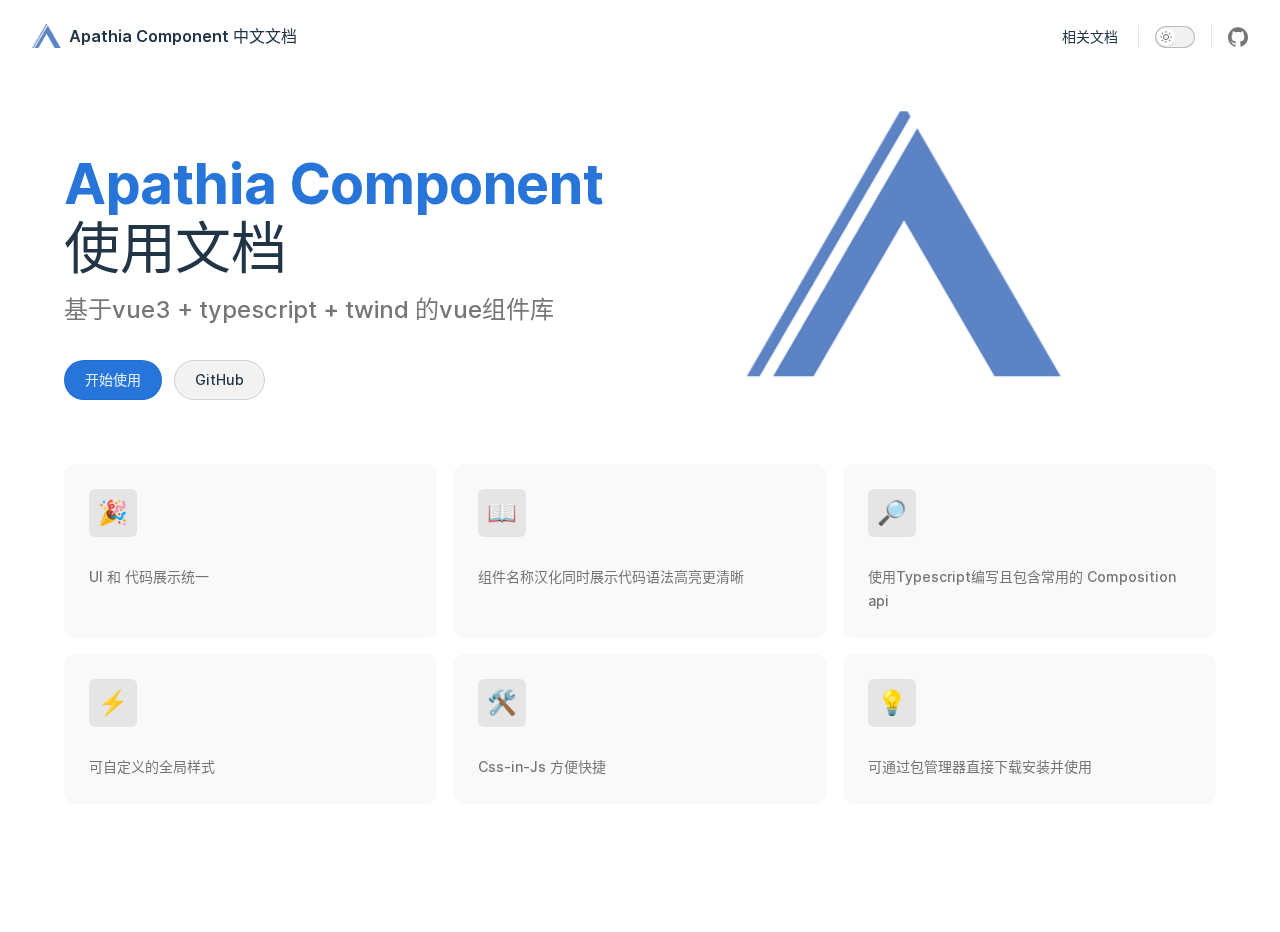
<file: index.html>
<!DOCTYPE html>
<html lang="zh-CN">
  <head>
    <meta charset="utf-8">
    <meta name="viewport" content="width=device-width,initial-scale=1">
    <title>Apathia Component 中文文档 | Apathia Component 中文文档</title>
    <meta name="description" content="基于vue3 + typescript + twind 的vue组件库">
    <link rel="stylesheet" href="/assets/style.6ca73e1c.css">
    <link rel="modulepreload" href="/assets/app.8a1ec68d.js">
    <link rel="modulepreload" href="/assets/index.md.a0326af2.lean.js">
    
    <link rel="icon" type="image/svg+xml" href="icon.png">
  <script>(()=>{const e=localStorage.getItem("vitepress-theme-appearance"),a=window.matchMedia("(prefers-color-scheme: dark)").matches;(!e||e==="auto"?a:e==="dark")&&document.documentElement.classList.add("dark")})();</script>
  </head>
  <body>
    <div id="app"><div class="Layout" data-v-6b5fd0a9><!--[--><!--]--><!--[--><span tabindex="-1" data-v-45f6ae50></span><a href="#VPContent" class="VPSkipLink visually-hidden" data-v-45f6ae50> Skip to content </a><!--]--><!----><header class="VPNav no-sidebar" data-v-6b5fd0a9 data-v-0e356168><div class="VPNavBar" data-v-0e356168 data-v-8856f192><div class="container" data-v-8856f192><div class="VPNavBarTitle" data-v-8856f192 data-v-6a6f7ff6><a class="title" href="/" data-v-6a6f7ff6><!--[--><img class="VPImage logo" src="/icon.png" data-v-73ae1788><!--]--><!--[-->Apathia Component 中文文档<!--]--></a></div><div class="content" data-v-8856f192><!----><nav aria-labelledby="main-nav-aria-label" class="VPNavBarMenu menu" data-v-8856f192 data-v-a30758ee><span id="main-nav-aria-label" class="visually-hidden" data-v-a30758ee>Main Navigation</span><!--[--><!--[--><a class="VPLink link VPNavBarMenuLink" href="https://apathia1220.github.io/apathia-doc/" target="_blank" rel="noopener noreferrer" data-v-a30758ee data-v-8fba5fa8 data-v-5704c677><!--[-->相关文档<!--]--><!----></a><!--]--><!--]--></nav><!----><div class="VPNavBarAppearance appearance" data-v-8856f192 data-v-311055f2><button class="VPSwitch VPSwitchAppearance" type="button" role="switch" aria-label="toggle dark mode" data-v-311055f2 data-v-781f9d1b data-v-1dda4c9c><span class="check" data-v-1dda4c9c><span class="icon" data-v-1dda4c9c><!--[--><svg xmlns="http://www.w3.org/2000/svg" aria-hidden="true" focusable="false" viewbox="0 0 24 24" class="sun" data-v-781f9d1b><path d="M12,18c-3.3,0-6-2.7-6-6s2.7-6,6-6s6,2.7,6,6S15.3,18,12,18zM12,8c-2.2,0-4,1.8-4,4c0,2.2,1.8,4,4,4c2.2,0,4-1.8,4-4C16,9.8,14.2,8,12,8z"></path><path d="M12,4c-0.6,0-1-0.4-1-1V1c0-0.6,0.4-1,1-1s1,0.4,1,1v2C13,3.6,12.6,4,12,4z"></path><path d="M12,24c-0.6,0-1-0.4-1-1v-2c0-0.6,0.4-1,1-1s1,0.4,1,1v2C13,23.6,12.6,24,12,24z"></path><path d="M5.6,6.6c-0.3,0-0.5-0.1-0.7-0.3L3.5,4.9c-0.4-0.4-0.4-1,0-1.4s1-0.4,1.4,0l1.4,1.4c0.4,0.4,0.4,1,0,1.4C6.2,6.5,5.9,6.6,5.6,6.6z"></path><path d="M19.8,20.8c-0.3,0-0.5-0.1-0.7-0.3l-1.4-1.4c-0.4-0.4-0.4-1,0-1.4s1-0.4,1.4,0l1.4,1.4c0.4,0.4,0.4,1,0,1.4C20.3,20.7,20,20.8,19.8,20.8z"></path><path d="M3,13H1c-0.6,0-1-0.4-1-1s0.4-1,1-1h2c0.6,0,1,0.4,1,1S3.6,13,3,13z"></path><path d="M23,13h-2c-0.6,0-1-0.4-1-1s0.4-1,1-1h2c0.6,0,1,0.4,1,1S23.6,13,23,13z"></path><path d="M4.2,20.8c-0.3,0-0.5-0.1-0.7-0.3c-0.4-0.4-0.4-1,0-1.4l1.4-1.4c0.4-0.4,1-0.4,1.4,0s0.4,1,0,1.4l-1.4,1.4C4.7,20.7,4.5,20.8,4.2,20.8z"></path><path d="M18.4,6.6c-0.3,0-0.5-0.1-0.7-0.3c-0.4-0.4-0.4-1,0-1.4l1.4-1.4c0.4-0.4,1-0.4,1.4,0s0.4,1,0,1.4l-1.4,1.4C18.9,6.5,18.6,6.6,18.4,6.6z"></path></svg><svg xmlns="http://www.w3.org/2000/svg" aria-hidden="true" focusable="false" viewbox="0 0 24 24" class="moon" data-v-781f9d1b><path d="M12.1,22c-0.3,0-0.6,0-0.9,0c-5.5-0.5-9.5-5.4-9-10.9c0.4-4.8,4.2-8.6,9-9c0.4,0,0.8,0.2,1,0.5c0.2,0.3,0.2,0.8-0.1,1.1c-2,2.7-1.4,6.4,1.3,8.4c2.1,1.6,5,1.6,7.1,0c0.3-0.2,0.7-0.3,1.1-0.1c0.3,0.2,0.5,0.6,0.5,1c-0.2,2.7-1.5,5.1-3.6,6.8C16.6,21.2,14.4,22,12.1,22zM9.3,4.4c-2.9,1-5,3.6-5.2,6.8c-0.4,4.4,2.8,8.3,7.2,8.7c2.1,0.2,4.2-0.4,5.8-1.8c1.1-0.9,1.9-2.1,2.4-3.4c-2.5,0.9-5.3,0.5-7.5-1.1C9.2,11.4,8.1,7.7,9.3,4.4z"></path></svg><!--]--></span></span></button></div><div class="VPSocialLinks VPNavBarSocialLinks social-links" data-v-8856f192 data-v-0ae890f7 data-v-4dcbaf3a><!--[--><a class="VPSocialLink" href="https://github.com/apathia1220/apathia-vue" title="github" target="_blank" rel="noopener noreferrer" data-v-4dcbaf3a data-v-48c45ef6><svg xmlns="http://www.w3.org/2000/svg" aria-hidden="true" focusable="false" viewbox="0 0 24 24" class="icon" data-v-48c45ef6><path d="M12 .297c-6.63 0-12 5.373-12 12 0 5.303 3.438 9.8 8.205 11.385.6.113.82-.258.82-.577 0-.285-.01-1.04-.015-2.04-3.338.724-4.042-1.61-4.042-1.61C4.422 18.07 3.633 17.7 3.633 17.7c-1.087-.744.084-.729.084-.729 1.205.084 1.838 1.236 1.838 1.236 1.07 1.835 2.809 1.305 3.495.998.108-.776.417-1.305.76-1.605-2.665-.3-5.466-1.332-5.466-5.93 0-1.31.465-2.38 1.235-3.22-.135-.303-.54-1.523.105-3.176 0 0 1.005-.322 3.3 1.23.96-.267 1.98-.399 3-.405 1.02.006 2.04.138 3 .405 2.28-1.552 3.285-1.23 3.285-1.23.645 1.653.24 2.873.12 3.176.765.84 1.23 1.91 1.23 3.22 0 4.61-2.805 5.625-5.475 5.92.42.36.81 1.096.81 2.22 0 1.606-.015 2.896-.015 3.286 0 .315.21.69.825.57C20.565 22.092 24 17.592 24 12.297c0-6.627-5.373-12-12-12"></path></svg><span class="visually-hidden" data-v-48c45ef6>github</span></a><!--]--></div><div class="VPFlyout VPNavBarExtra extra" data-v-8856f192 data-v-0562f5c0 data-v-8dccea88><button type="button" class="button" aria-haspopup="true" aria-expanded="false" aria-label="extra navigation" data-v-8dccea88><svg xmlns="http://www.w3.org/2000/svg" aria-hidden="true" focusable="false" viewbox="0 0 24 24" class="icon" data-v-8dccea88><circle cx="12" cy="12" r="2"></circle><circle cx="19" cy="12" r="2"></circle><circle cx="5" cy="12" r="2"></circle></svg></button><div class="menu" data-v-8dccea88><div class="VPMenu" data-v-8dccea88 data-v-e73581a2><!----><!--[--><!--[--><!----><div class="group" data-v-0562f5c0><div class="item appearance" data-v-0562f5c0><p class="label" data-v-0562f5c0>Appearance</p><div class="appearance-action" data-v-0562f5c0><button class="VPSwitch VPSwitchAppearance" type="button" role="switch" aria-label="toggle dark mode" data-v-0562f5c0 data-v-781f9d1b data-v-1dda4c9c><span class="check" data-v-1dda4c9c><span class="icon" data-v-1dda4c9c><!--[--><svg xmlns="http://www.w3.org/2000/svg" aria-hidden="true" focusable="false" viewbox="0 0 24 24" class="sun" data-v-781f9d1b><path d="M12,18c-3.3,0-6-2.7-6-6s2.7-6,6-6s6,2.7,6,6S15.3,18,12,18zM12,8c-2.2,0-4,1.8-4,4c0,2.2,1.8,4,4,4c2.2,0,4-1.8,4-4C16,9.8,14.2,8,12,8z"></path><path d="M12,4c-0.6,0-1-0.4-1-1V1c0-0.6,0.4-1,1-1s1,0.4,1,1v2C13,3.6,12.6,4,12,4z"></path><path d="M12,24c-0.6,0-1-0.4-1-1v-2c0-0.6,0.4-1,1-1s1,0.4,1,1v2C13,23.6,12.6,24,12,24z"></path><path d="M5.6,6.6c-0.3,0-0.5-0.1-0.7-0.3L3.5,4.9c-0.4-0.4-0.4-1,0-1.4s1-0.4,1.4,0l1.4,1.4c0.4,0.4,0.4,1,0,1.4C6.2,6.5,5.9,6.6,5.6,6.6z"></path><path d="M19.8,20.8c-0.3,0-0.5-0.1-0.7-0.3l-1.4-1.4c-0.4-0.4-0.4-1,0-1.4s1-0.4,1.4,0l1.4,1.4c0.4,0.4,0.4,1,0,1.4C20.3,20.7,20,20.8,19.8,20.8z"></path><path d="M3,13H1c-0.6,0-1-0.4-1-1s0.4-1,1-1h2c0.6,0,1,0.4,1,1S3.6,13,3,13z"></path><path d="M23,13h-2c-0.6,0-1-0.4-1-1s0.4-1,1-1h2c0.6,0,1,0.4,1,1S23.6,13,23,13z"></path><path d="M4.2,20.8c-0.3,0-0.5-0.1-0.7-0.3c-0.4-0.4-0.4-1,0-1.4l1.4-1.4c0.4-0.4,1-0.4,1.4,0s0.4,1,0,1.4l-1.4,1.4C4.7,20.7,4.5,20.8,4.2,20.8z"></path><path d="M18.4,6.6c-0.3,0-0.5-0.1-0.7-0.3c-0.4-0.4-0.4-1,0-1.4l1.4-1.4c0.4-0.4,1-0.4,1.4,0s0.4,1,0,1.4l-1.4,1.4C18.9,6.5,18.6,6.6,18.4,6.6z"></path></svg><svg xmlns="http://www.w3.org/2000/svg" aria-hidden="true" focusable="false" viewbox="0 0 24 24" class="moon" data-v-781f9d1b><path d="M12.1,22c-0.3,0-0.6,0-0.9,0c-5.5-0.5-9.5-5.4-9-10.9c0.4-4.8,4.2-8.6,9-9c0.4,0,0.8,0.2,1,0.5c0.2,0.3,0.2,0.8-0.1,1.1c-2,2.7-1.4,6.4,1.3,8.4c2.1,1.6,5,1.6,7.1,0c0.3-0.2,0.7-0.3,1.1-0.1c0.3,0.2,0.5,0.6,0.5,1c-0.2,2.7-1.5,5.1-3.6,6.8C16.6,21.2,14.4,22,12.1,22zM9.3,4.4c-2.9,1-5,3.6-5.2,6.8c-0.4,4.4,2.8,8.3,7.2,8.7c2.1,0.2,4.2-0.4,5.8-1.8c1.1-0.9,1.9-2.1,2.4-3.4c-2.5,0.9-5.3,0.5-7.5-1.1C9.2,11.4,8.1,7.7,9.3,4.4z"></path></svg><!--]--></span></span></button></div></div></div><div class="group" data-v-0562f5c0><div class="item social-links" data-v-0562f5c0><div class="VPSocialLinks social-links-list" data-v-0562f5c0 data-v-4dcbaf3a><!--[--><a class="VPSocialLink" href="https://github.com/apathia1220/apathia-vue" title="github" target="_blank" rel="noopener noreferrer" data-v-4dcbaf3a data-v-48c45ef6><svg xmlns="http://www.w3.org/2000/svg" aria-hidden="true" focusable="false" viewbox="0 0 24 24" class="icon" data-v-48c45ef6><path d="M12 .297c-6.63 0-12 5.373-12 12 0 5.303 3.438 9.8 8.205 11.385.6.113.82-.258.82-.577 0-.285-.01-1.04-.015-2.04-3.338.724-4.042-1.61-4.042-1.61C4.422 18.07 3.633 17.7 3.633 17.7c-1.087-.744.084-.729.084-.729 1.205.084 1.838 1.236 1.838 1.236 1.07 1.835 2.809 1.305 3.495.998.108-.776.417-1.305.76-1.605-2.665-.3-5.466-1.332-5.466-5.93 0-1.31.465-2.38 1.235-3.22-.135-.303-.54-1.523.105-3.176 0 0 1.005-.322 3.3 1.23.96-.267 1.98-.399 3-.405 1.02.006 2.04.138 3 .405 2.28-1.552 3.285-1.23 3.285-1.23.645 1.653.24 2.873.12 3.176.765.84 1.23 1.91 1.23 3.22 0 4.61-2.805 5.625-5.475 5.92.42.36.81 1.096.81 2.22 0 1.606-.015 2.896-.015 3.286 0 .315.21.69.825.57C20.565 22.092 24 17.592 24 12.297c0-6.627-5.373-12-12-12"></path></svg><span class="visually-hidden" data-v-48c45ef6>github</span></a><!--]--></div></div></div><!--]--><!--]--></div></div></div><button type="button" class="VPNavBarHamburger hamburger" aria-label="mobile navigation" aria-expanded="false" aria-controls="VPNavScreen" data-v-8856f192 data-v-6f008456><span class="container" data-v-6f008456><span class="top" data-v-6f008456></span><span class="middle" data-v-6f008456></span><span class="bottom" data-v-6f008456></span></span></button></div></div></div><!----></header><!----><!----><div class="VPContent is-home" id="VPContent" data-v-6b5fd0a9 data-v-a4c57a06><div class="VPHome" data-v-a4c57a06 data-v-3e80d098><!--[--><!--]--><div class="VPHero has-image VPHomeHero" data-v-3e80d098 data-v-5d590baf><div class="container" data-v-5d590baf><div class="main" data-v-5d590baf><h1 class="name" data-v-5d590baf><span class="clip" data-v-5d590baf>Apathia Component</span></h1><p class="text" data-v-5d590baf>使用文档</p><p class="tagline" data-v-5d590baf>基于vue3 + typescript + twind 的vue组件库</p><div class="actions" data-v-5d590baf><!--[--><div class="action" data-v-5d590baf><a class="VPButton medium brand" href="https://apathia.club/apathia-doc/introduction" target="_blank" rel="noopener noreferrer" data-v-5d590baf data-v-be07d988>开始使用</a></div><div class="action" data-v-5d590baf><a class="VPButton medium alt" href="https://github.com/apathia1220/apathia-vue" target="_blank" rel="noopener noreferrer" data-v-5d590baf data-v-be07d988>GitHub</a></div><!--]--></div></div><div class="image" data-v-5d590baf><div class="image-container" data-v-5d590baf><div class="image-bg" data-v-5d590baf></div><!--[--><img class="VPImage image-src" src="/./icon.png" alt="VitePress" data-v-73ae1788><!--]--></div></div></div></div><!--[--><!--]--><!--[--><!--]--><div class="VPFeatures VPHomeFeatures" data-v-3e80d098 data-v-1812ea91><div class="container" data-v-1812ea91><div class="items" data-v-1812ea91><!--[--><div class="grid-6 item" data-v-1812ea91><article class="VPFeature" data-v-1812ea91 data-v-3aa4af24><div class="icon" data-v-3aa4af24>🎉</div><h2 class="title" data-v-3aa4af24></h2><p class="details" data-v-3aa4af24>UI 和 代码展示统一</p></article></div><div class="grid-6 item" data-v-1812ea91><article class="VPFeature" data-v-1812ea91 data-v-3aa4af24><div class="icon" data-v-3aa4af24>📖</div><h2 class="title" data-v-3aa4af24></h2><p class="details" data-v-3aa4af24>组件名称汉化同时展示代码语法高亮更清晰</p></article></div><div class="grid-6 item" data-v-1812ea91><article class="VPFeature" data-v-1812ea91 data-v-3aa4af24><div class="icon" data-v-3aa4af24>🔎</div><h2 class="title" data-v-3aa4af24></h2><p class="details" data-v-3aa4af24>使用Typescript编写且包含常用的 Composition api</p></article></div><div class="grid-6 item" data-v-1812ea91><article class="VPFeature" data-v-1812ea91 data-v-3aa4af24><div class="icon" data-v-3aa4af24>⚡️</div><h2 class="title" data-v-3aa4af24></h2><p class="details" data-v-3aa4af24>可自定义的全局样式</p></article></div><div class="grid-6 item" data-v-1812ea91><article class="VPFeature" data-v-1812ea91 data-v-3aa4af24><div class="icon" data-v-3aa4af24>🛠️</div><h2 class="title" data-v-3aa4af24></h2><p class="details" data-v-3aa4af24>Css-in-Js 方便快捷</p></article></div><div class="grid-6 item" data-v-1812ea91><article class="VPFeature" data-v-1812ea91 data-v-3aa4af24><div class="icon" data-v-3aa4af24>💡</div><h2 class="title" data-v-3aa4af24></h2><p class="details" data-v-3aa4af24>可通过包管理器直接下载安装并使用</p></article></div><!--]--></div></div></div><!--[--><!--]--><div style="position:relative;" data-v-3e80d098><div></div></div></div></div><!----><!--[--><!--]--></div></div>
    <script>__VP_HASH_MAP__ = JSON.parse("{\"index.md\":\"a0326af2\"}")</script>
    <script type="module" async src="/assets/app.8a1ec68d.js"></script>
    
  </body>
</html>
</file>
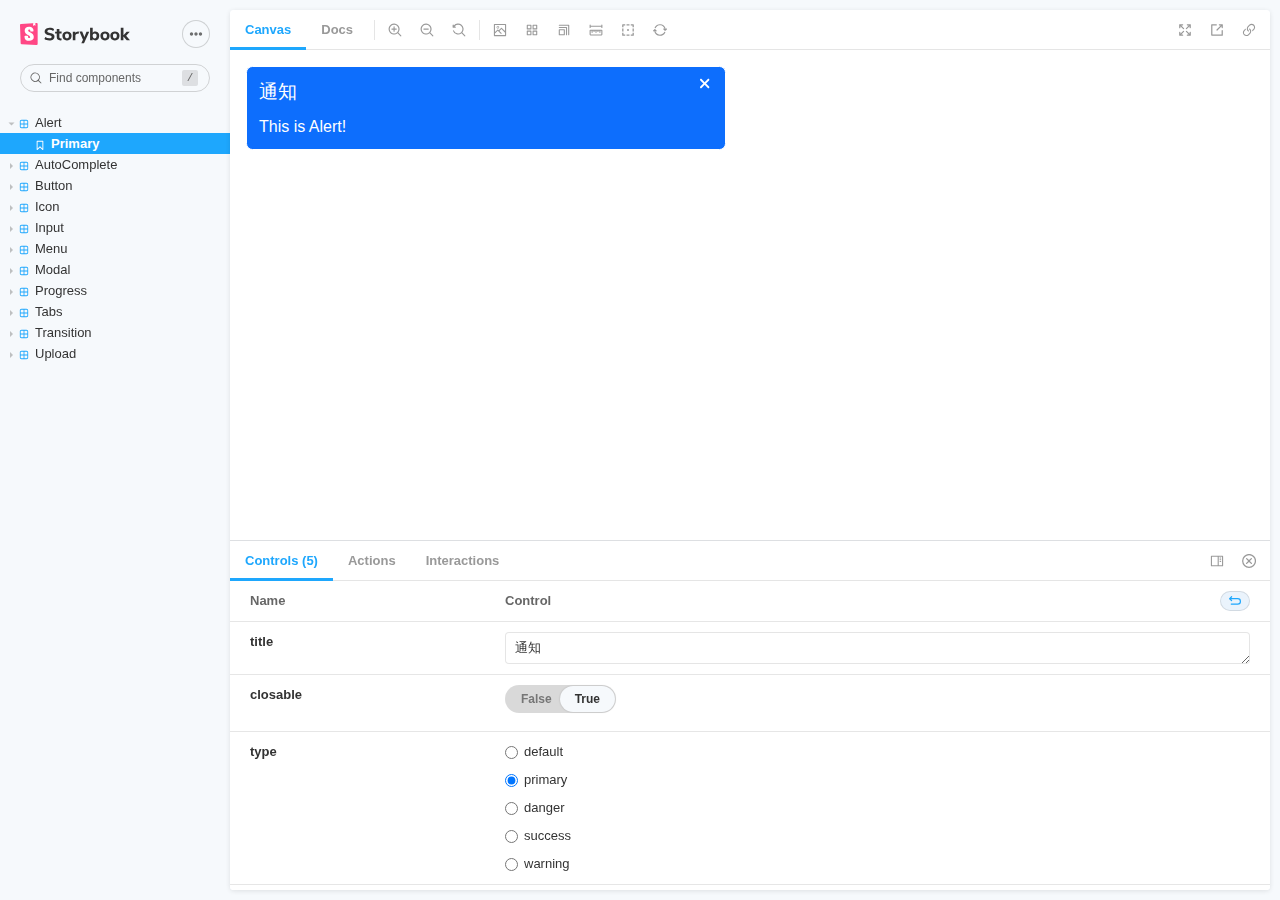
<file: docs/index.html>
<!doctype html><html lang="en"><head><meta charset="utf-8"/><title>Webpack App</title><meta name="viewport" content="width=device-width,initial-scale=1"/><style>html, body {
    overflow: hidden;
    height: 100%;
    width: 100%;
    margin: 0;
    padding: 0;
  }

  * {
    box-sizing: border-box;
  }</style><script>/* globals window */
  /* eslint-disable no-underscore-dangle */
  try {
    if (window.top !== window) {
      window.__REACT_DEVTOOLS_GLOBAL_HOOK__ = window.top.__REACT_DEVTOOLS_GLOBAL_HOOK__;
    }
  } catch (e) {
    // eslint-disable-next-line no-console
    console.warn('unable to connect to top frame for connecting dev tools');
  }

  window.onerror = function onerror(message, source, line, column, err) {
    if (window.CONFIG_TYPE !== 'DEVELOPMENT') return;
    // eslint-disable-next-line no-var, vars-on-top
    var xhr = new window.XMLHttpRequest();
    xhr.open('POST', '/runtime-error');
    xhr.setRequestHeader('Content-Type', 'application/json;charset=UTF-8');
    xhr.send(
      JSON.stringify({
        /* eslint-disable object-shorthand */
        message: message,
        source: source,
        line: line,
        column: column,
        error: err && { message: err.message, name: err.name, stack: err.stack },
        origin: 'manager',
        /* eslint-enable object-shorthand */
      })
    );
  };</script><style>#root[hidden],
      #docs-root[hidden] {
        display: none !important;
      }</style></head><body><div id="root"></div><div id="docs-root"></div><script>window['CONFIG_TYPE'] = "PRODUCTION";
          
      
          
            window['LOGLEVEL'] = "info";
          
      
          
            window['FEATURES'] = {"postcss":true,"emotionAlias":true,"warnOnLegacyHierarchySeparator":true};
          
      
          
      
          
      
          
            window['DOCS_MODE'] = false;</script><script src="runtime~main.5af29c1ae0be6cadcdc4.manager.bundle.js"></script><script src="742.5231782fb5b8c2ed1a85.manager.bundle.js"></script><script src="main.0631602c604da696c5e4.manager.bundle.js"></script></body></html>
</file>
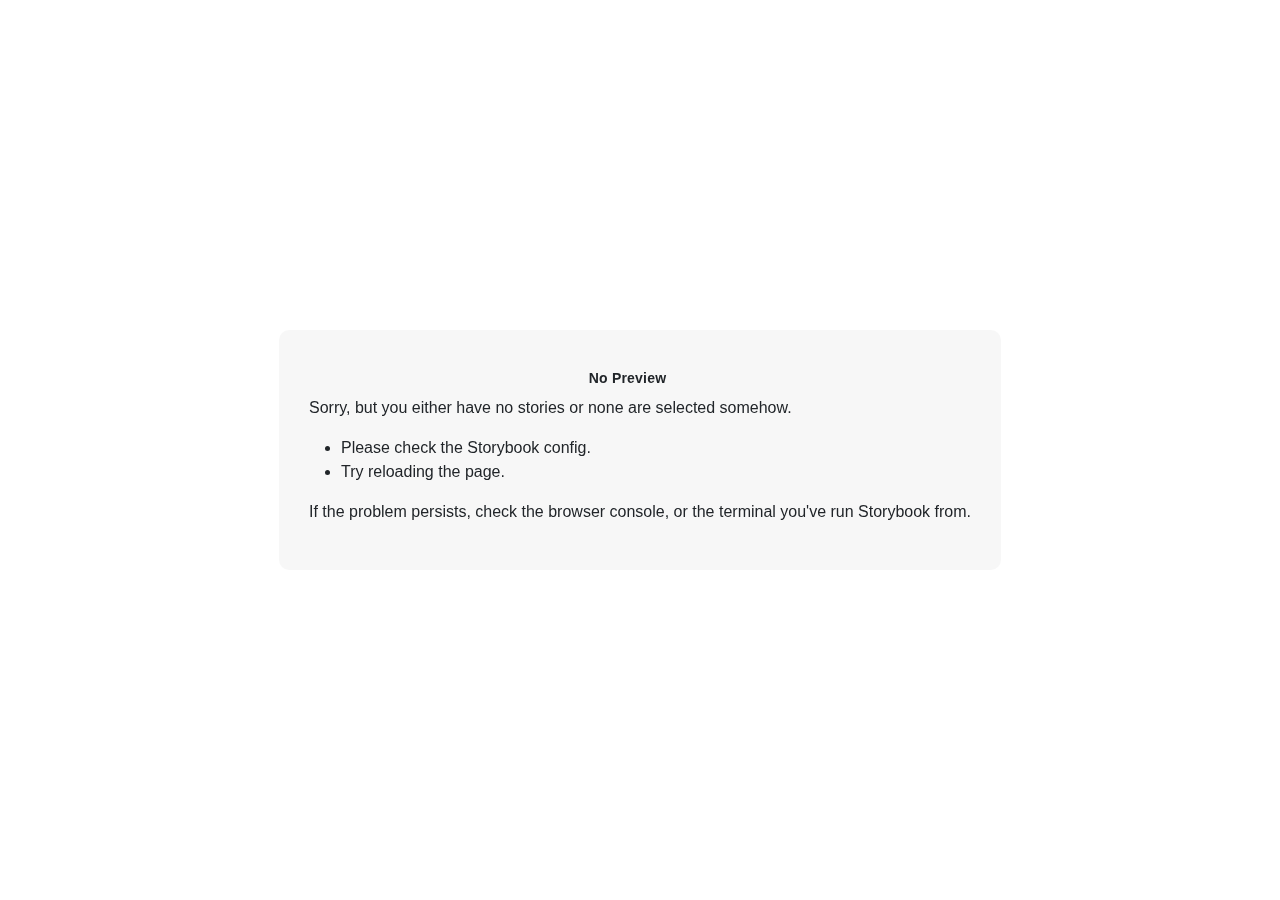
<file: docs/iframe.html>
<!doctype html><html lang="en"><head><meta charset="utf-8"><title>Webpack App</title><meta name="viewport" content="width=device-width,initial-scale=1"><base target="_parent"><style>:not(.sb-show-preparing-story) > .sb-preparing-story,
  :not(.sb-show-preparing-docs) > .sb-preparing-docs,
  :not(.sb-show-nopreview) > .sb-nopreview,
  :not(.sb-show-errordisplay) > .sb-errordisplay {
    display: none;
  }

  .sb-show-main.sb-main-centered {
    margin: 0;
    display: flex;
    align-items: center;
    min-height: 100vh;
  }

  .sb-show-main.sb-main-centered #root {
    box-sizing: border-box;
    margin: auto;
    padding: 1rem;
    max-height: 100%; /* Hack for centering correctly in IE11 */
  }

  /* Vertical centering fix for IE11 */
  @media screen and (-ms-high-contrast: none), (-ms-high-contrast: active) {
    .sb-show-main.sb-main-centered:after {
      content: '';
      min-height: inherit;
      font-size: 0;
    }
  }

  .sb-show-main.sb-main-fullscreen {
    margin: 0;
    padding: 0;
    display: block;
  }

  .sb-show-main.sb-main-padded {
    margin: 0;
    padding: 1rem;
    display: block;
    box-sizing: border-box;
  }

  .sb-wrapper {
    position: fixed;
    top: 0;
    bottom: 0;
    left: 0;
    right: 0;
    padding: 20px;
    font-family: 'Nunito Sans', -apple-system, '.SFNSText-Regular', 'San Francisco',
      BlinkMacSystemFont, 'Segoe UI', 'Helvetica Neue', Helvetica, Arial, sans-serif;
    -webkit-font-smoothing: antialiased;
    overflow: auto;
  }

  .sb-heading {
    font-size: 14px;
    font-weight: 600;
    letter-spacing: 0.2px;
    margin: 10px 0;
    padding-right: 25px;
  }

  .sb-nopreview {
    display: flex;
    align-content: center;
    justify-content: center;
  }

  .sb-nopreview_main {
    margin: auto;
    padding: 30px;
    border-radius: 10px;
    background: rgba(0, 0, 0, 0.03);
  }

  .sb-nopreview_heading {
    text-align: center;
  }

  .sb-errordisplay {
    border: 20px solid rgb(187, 49, 49);
    background: #222;
    color: #fff;
    z-index: 999999;
  }

  .sb-errordisplay_code {
    padding: 10px;
    background: #000;
    color: #eee;
    font-family: 'Operator Mono', 'Fira Code Retina', 'Fira Code', 'FiraCode-Retina', 'Andale Mono',
      'Lucida Console', Consolas, Monaco, monospace;
  }

  .sb-errordisplay pre {
    white-space: pre-wrap;
  }

  @-webkit-keyframes sb-rotate360 {
    from {
      transform: rotate(0deg);
    }
    to {
      transform: rotate(360deg);
    }
  }
  @keyframes sb-rotate360 {
    from {
      transform: rotate(0deg);
    }
    to {
      transform: rotate(360deg);
    }
  }
  @-webkit-keyframes sb-glow {
    0%,
    100% {
      opacity: 1;
    }
    50% {
      opacity: 0.4;
    }
  }
  @keyframes sb-glow {
    0%,
    100% {
      opacity: 1;
    }
    50% {
      opacity: 0.4;
    }
  }

  /* We display the preparing loaders *over* the rendering story */
  .sb-preparing-story,
  .sb-preparing-docs {
    background-color: white;
  }

  .sb-loader {
    -webkit-animation: sb-rotate360 0.7s linear infinite;
    animation: sb-rotate360 0.7s linear infinite;
    border-color: rgba(97, 97, 97, 0.29);
    border-radius: 50%;
    border-style: solid;
    border-top-color: #646464;
    border-width: 2px;
    display: inline-block;
    height: 32px;
    left: 50%;
    margin-left: -16px;
    margin-top: -16px;
    mix-blend-mode: difference;
    overflow: hidden;
    position: absolute;
    top: 50%;
    transition: all 200ms ease-out;
    vertical-align: top;
    width: 32px;
    z-index: 4;
  }

  .sb-previewBlock {
    background: #fff;
    border: 1px solid rgba(0, 0, 0, 0.1);
    border-radius: 4px;
    box-shadow: rgba(0, 0, 0, 0.1) 0 1px 3px 0;
    margin: 25px auto 40px;
    max-width: 600px;
  }

  .sb-previewBlock_header {
    align-items: center;
    box-shadow: rgba(0, 0, 0, 0.1) 0 -1px 0 0 inset;
    display: flex;
    gap: 14px;
    height: 40px;
    padding: 0 12px;
  }

  .sb-previewBlock_icon {
    -webkit-animation: sb-glow 1.5s ease-in-out infinite;
    animation: sb-glow 1.5s ease-in-out infinite;
    background: #e6e6e6;
    height: 14px;
    width: 14px;
  }
  .sb-previewBlock_icon:last-child {
    margin-left: auto;
  }

  .sb-previewBlock_body {
    -webkit-animation: sb-glow 1.5s ease-in-out infinite;
    animation: sb-glow 1.5s ease-in-out infinite;
    height: 182px;
    position: relative;
  }

  .sb-argstableBlock {
    border-collapse: collapse;
    border-spacing: 0;
    font-size: 13px;
    line-height: 20px;
    margin: 25px auto 40px;
    max-width: 600px;
    text-align: left;
    width: 100%;
  }
  .sb-argstableBlock th:first-of-type,
  .sb-argstableBlock td:first-of-type {
    padding-left: 20px;
  }
  .sb-argstableBlock th:nth-of-type(2),
  .sb-argstableBlock td:nth-of-type(2) {
    width: 35%;
  }
  .sb-argstableBlock th:nth-of-type(3),
  .sb-argstableBlock td:nth-of-type(3) {
    width: 15%;
  }
  .sb-argstableBlock th:laste-of-type,
  .sb-argstableBlock td:laste-of-type {
    width: 25%;
    padding-right: 20px;
  }
  .sb-argstableBlock th span,
  .sb-argstableBlock td span {
    -webkit-animation: sb-glow 1.5s ease-in-out infinite;
    animation: sb-glow 1.5s ease-in-out infinite;
    background-color: rgba(0, 0, 0, 0.1);
    border-radius: 0;
    box-shadow: none;
    color: transparent;
  }
  .sb-argstableBlock th {
    padding: 10px 15px;
  }

  .sb-argstableBlock-body {
    border-radius: 4px;
    box-shadow: rgba(0, 0, 0, 0.1) 0 1px 3px 1px, rgba(0, 0, 0, 0.065) 0 0 0 1px;
  }
  .sb-argstableBlock-body tr {
    background: transparent;
    overflow: hidden;
  }
  .sb-argstableBlock-body tr:not(:first-child) {
    border-top: 1px solid #e6e6e6;
  }
  .sb-argstableBlock-body tr:first-child td:first-child {
    border-top-left-radius: 4px;
  }
  .sb-argstableBlock-body tr:first-child td:last-child {
    border-top-right-radius: 4px;
  }
  .sb-argstableBlock-body tr:last-child td:first-child {
    border-bottom-left-radius: 4px;
  }
  .sb-argstableBlock-body tr:last-child td:last-child {
    border-bottom-right-radius: 4px;
  }
  .sb-argstableBlock-body td {
    background: #fff;
    padding-bottom: 10px;
    padding-top: 10px;
    vertical-align: top;
  }
  .sb-argstableBlock-body td:not(:first-of-type) {
    padding-left: 15px;
    padding-right: 15px;
  }
  .sb-argstableBlock-body button {
    -webkit-animation: sb-glow 1.5s ease-in-out infinite;
    animation: sb-glow 1.5s ease-in-out infinite;
    background-color: rgba(0, 0, 0, 0.1);
    border: 0;
    border-radius: 0;
    box-shadow: none;
    color: transparent;
    display: inline;
    font-size: 12px;
    line-height: 1;
    padding: 10px 16px;
  }

  .sb-argstableBlock-summary {
    margin-top: 4px;
  }

  .sb-argstableBlock-code {
    margin-right: 4px;
    margin-bottom: 4px;
    padding: 2px 5px;
  }</style><script>/* globals window */
  /* eslint-disable no-underscore-dangle */
  try {
    if (window.top !== window) {
      window.__REACT_DEVTOOLS_GLOBAL_HOOK__ = window.top.__REACT_DEVTOOLS_GLOBAL_HOOK__;
      window.__VUE_DEVTOOLS_GLOBAL_HOOK__ = window.top.__VUE_DEVTOOLS_GLOBAL_HOOK__;
      window.top.__VUE_DEVTOOLS_CONTEXT__ = window.document;
    }
  } catch (e) {
    // eslint-disable-next-line no-console
    console.warn('unable to connect to top frame for connecting dev tools');
  }

  window.onerror = function onerror(message, source, line, column, err) {
    if (window.CONFIG_TYPE !== 'DEVELOPMENT') return;
    // eslint-disable-next-line no-var, vars-on-top
    var xhr = new window.XMLHttpRequest();
    xhr.open('POST', '/runtime-error');
    xhr.setRequestHeader('Content-Type', 'application/json;charset=UTF-8');
    xhr.send(
      JSON.stringify({
        /* eslint-disable object-shorthand */
        message: message,
        source: source,
        line: line,
        column: column,
        error: err && { message: err.message, name: err.name, stack: err.stack },
        origin: 'preview',
        /* eslint-enable object-shorthand */
      })
    );
  };</script><link href="static/css/main.51ae9023.css" rel="stylesheet"><style>#root[hidden],
      #docs-root[hidden] {
        display: none !important;
      }</style></head><body><div class="sb-preparing-story sb-wrapper"><div class="sb-loader"></div></div><div class="sb-preparing-docs sb-wrapper"><div class="sb-previewBlock"><div class="sb-previewBlock_header"><div class="sb-previewBlock_icon"></div><div class="sb-previewBlock_icon"></div><div class="sb-previewBlock_icon"></div><div class="sb-previewBlock_icon"></div></div><div class="sb-previewBlock_body"><div class="sb-loader"></div></div></div><table aria-hidden="true" class="sb-argstableBlock"><thead class="sb-argstableBlock-head"><tr><th><span>Name</span></th><th><span>Description</span></th><th><span>Default</span></th><th><span>Control</span></th></tr></thead><tbody class="sb-argstableBlock-body"><tr><td><span>propertyName</span><span title="Required">*</span></td><td><div><span>This is a short description</span></div><div class="sb-argstableBlock-summary"><div><span class="sb-argstableBlock-code">summary</span></div></div></td><td><div><span class="sb-argstableBlock-code">defaultValue</span></div></td><td><button>Set string</button></td></tr><tr><td><span>propertyName</span><span>*</span></td><td><div><span>This is a short description</span></div><div class="sb-argstableBlock-summary"><div><span class="sb-argstableBlock-code">summary</span></div></div></td><td><div><span class="sb-argstableBlock-code">defaultValue</span></div></td><td><button>Set string</button></td></tr><tr><td><span>propertyName</span><span>*</span></td><td><div><span>This is a short description</span></div><div class="sb-argstableBlock-summary"><div><span class="sb-argstableBlock-code">summary</span></div></div></td><td><div><span class="sb-argstableBlock-code">defaultValue</span></div></td><td><button>Set string</button></td></tr></tbody></table></div><div class="sb-nopreview sb-wrapper"><div class="sb-nopreview_main"><h1 class="sb-nopreview_heading sb-heading">No Preview</h1><p>Sorry, but you either have no stories or none are selected somehow.</p><ul><li>Please check the Storybook config.</li><li>Try reloading the page.</li></ul><p>If the problem persists, check the browser console, or the terminal you've run Storybook from.</p></div></div><div class="sb-errordisplay sb-wrapper"><pre id="error-message" class="sb-heading"></pre><pre class="sb-errordisplay_code"><code id="error-stack"></code></pre></div><div id="root"></div><div id="docs-root"></div><script>window['CONFIG_TYPE'] = "PRODUCTION";
          
      
          
            window['LOGLEVEL'] = "info";
          
      
          
            window['FRAMEWORK_OPTIONS'] = {};
          
      
          
      
          
            window['FEATURES'] = {"postcss":true,"emotionAlias":true,"warnOnLegacyHierarchySeparator":true};
          
      
          
            window['STORIES'] = [{"titlePrefix":"","directory":"./src","files":"**/*.stories.mdx","importPathMatcher":"^\\.[\\\\/](?:src(?:[\\\\/](?!\\.)(?:(?:(?!(?:^|[\\\\/])\\.).)*?)[\\\\/]|[\\\\/]|$)(?!\\.)(?=.)[^\\\\/]*?\\.stories\\.mdx)$"},{"titlePrefix":"","directory":"./src","files":"**/*.stories.@(js|jsx|ts|tsx)","importPathMatcher":"^\\.[\\\\/](?:src(?:[\\\\/](?!\\.)(?:(?:(?!(?:^|[\\\\/])\\.).)*?)[\\\\/]|[\\\\/]|$)(?!\\.)(?=.)[^\\\\/]*?\\.stories\\.(js|jsx|ts|tsx))$"}];</script><script src="runtime~main.fe7fc2db.iframe.bundle.js"></script><script src="901.940e86dc.iframe.bundle.js"></script><script src="main.d161d596.iframe.bundle.js"></script></body></html>
</file>
<file: assets/style.6ca73e1c.css>
@font-face{font-family:Inter var;font-weight:100 900;font-display:swap;font-style:normal;font-named-instance:"Regular";src:url(/assets/inter-roman-cyrillic.5f2c6c8c.woff2) format("woff2");unicode-range:U+0301,U+0400-045F,U+0490-0491,U+04B0-04B1,U+2116}@font-face{font-family:Inter var;font-weight:100 900;font-display:swap;font-style:normal;font-named-instance:"Regular";src:url(/assets/inter-roman-cyrillic-ext.e75737ce.woff2) format("woff2");unicode-range:U+0460-052F,U+1C80-1C88,U+20B4,U+2DE0-2DFF,U+A640-A69F,U+FE2E-FE2F}@font-face{font-family:Inter var;font-weight:100 900;font-display:swap;font-style:normal;font-named-instance:"Regular";src:url(/assets/inter-roman-greek.d5a6d92a.woff2) format("woff2");unicode-range:U+0370-03FF}@font-face{font-family:Inter var;font-weight:100 900;font-display:swap;font-style:normal;font-named-instance:"Regular";src:url(/assets/inter-roman-greek-ext.ab0619bc.woff2) format("woff2");unicode-range:U+1F00-1FFF}@font-face{font-family:Inter var;font-weight:100 900;font-display:swap;font-style:normal;font-named-instance:"Regular";src:url(/assets/inter-roman-latin.2ed14f66.woff2) format("woff2");unicode-range:U+0000-00FF,U+0131,U+0152-0153,U+02BB-02BC,U+02C6,U+02DA,U+02DC,U+2000-206F,U+2074,U+20AC,U+2122,U+2191,U+2193,U+2212,U+2215,U+FEFF,U+FFFD}@font-face{font-family:Inter var;font-weight:100 900;font-display:swap;font-style:normal;font-named-instance:"Regular";src:url(/assets/inter-roman-latin-ext.0030eebd.woff2) format("woff2");unicode-range:U+0100-024F,U+0259,U+1E00-1EFF,U+2020,U+20A0-20AB,U+20AD-20CF,U+2113,U+2C60-2C7F,U+A720-A7FF}@font-face{font-family:Inter var;font-weight:100 900;font-display:swap;font-style:normal;font-named-instance:"Regular";src:url(/assets/inter-roman-vietnamese.14ce25a6.woff2) format("woff2");unicode-range:U+0102-0103,U+0110-0111,U+0128-0129,U+0168-0169,U+01A0-01A1,U+01AF-01B0,U+1EA0-1EF9,U+20AB}@font-face{font-family:Inter var;font-weight:100 900;font-display:swap;font-style:italic;font-named-instance:"Italic";src:url(/assets/inter-italic-cyrillic.ea42a392.woff2) format("woff2");unicode-range:U+0301,U+0400-045F,U+0490-0491,U+04B0-04B1,U+2116}@font-face{font-family:Inter var;font-weight:100 900;font-display:swap;font-style:italic;font-named-instance:"Italic";src:url(/assets/inter-italic-cyrillic-ext.33bd5a8e.woff2) format("woff2");unicode-range:U+0460-052F,U+1C80-1C88,U+20B4,U+2DE0-2DFF,U+A640-A69F,U+FE2E-FE2F}@font-face{font-family:Inter var;font-weight:100 900;font-display:swap;font-style:italic;font-named-instance:"Italic";src:url(/assets/inter-italic-greek.8f4463c4.woff2) format("woff2");unicode-range:U+0370-03FF}@font-face{font-family:Inter var;font-weight:100 900;font-display:swap;font-style:italic;font-named-instance:"Italic";src:url(/assets/inter-italic-greek-ext.4fbe9427.woff2) format("woff2");unicode-range:U+1F00-1FFF}@font-face{font-family:Inter var;font-weight:100 900;font-display:swap;font-style:italic;font-named-instance:"Italic";src:url(/assets/inter-italic-latin.bd3b6f56.woff2) format("woff2");unicode-range:U+0000-00FF,U+0131,U+0152-0153,U+02BB-02BC,U+02C6,U+02DA,U+02DC,U+2000-206F,U+2074,U+20AC,U+2122,U+2191,U+2193,U+2212,U+2215,U+FEFF,U+FFFD}@font-face{font-family:Inter var;font-weight:100 900;font-display:swap;font-style:italic;font-named-instance:"Italic";src:url(/assets/inter-italic-latin-ext.bd8920cc.woff2) format("woff2");unicode-range:U+0100-024F,U+0259,U+1E00-1EFF,U+2020,U+20A0-20AB,U+20AD-20CF,U+2113,U+2C60-2C7F,U+A720-A7FF}@font-face{font-family:Inter var;font-weight:100 900;font-display:swap;font-style:italic;font-named-instance:"Italic";src:url(/assets/inter-italic-vietnamese.6ce511fb.woff2) format("woff2");unicode-range:U+0102-0103,U+0110-0111,U+0128-0129,U+0168-0169,U+01A0-01A1,U+01AF-01B0,U+1EA0-1EF9,U+20AB}@font-face{font-family:Inter var experimental;font-weight:100 900;font-display:swap;font-style:oblique 0deg 10deg;src:url(/assets/inter-cyrillic.f8750142.woff2) format("woff2");unicode-range:U+0301,U+0400-045F,U+0490-0491,U+04B0-04B1,U+2116}@font-face{font-family:Inter var experimental;font-weight:100 900;font-display:swap;font-style:oblique 0deg 10deg;src:url(/assets/inter-cyrillic-ext.0877b0d9.woff2) format("woff2");unicode-range:U+0460-052F,U+1C80-1C88,U+20B4,U+2DE0-2DFF,U+A640-A69F,U+FE2E-FE2F}@font-face{font-family:Inter var experimental;font-weight:100 900;font-display:swap;font-style:oblique 0deg 10deg;src:url(/assets/inter-greek.117e1956.woff2) format("woff2");unicode-range:U+0370-03FF}@font-face{font-family:Inter var experimental;font-weight:100 900;font-display:swap;font-style:oblique 0deg 10deg;src:url(/assets/inter-greek-ext.3e6f6728.woff2) format("woff2");unicode-range:U+1F00-1FFF}@font-face{font-family:Inter var experimental;font-weight:100 900;font-display:swap;font-style:oblique 0deg 10deg;src:url(/assets/inter-latin.4fe6132f.woff2) format("woff2");unicode-range:U+0000-00FF,U+0131,U+0152-0153,U+02BB-02BC,U+02C6,U+02DA,U+02DC,U+2000-206F,U+2074,U+20AC,U+2122,U+2191,U+2193,U+2212,U+2215,U+FEFF,U+FFFD}@font-face{font-family:Inter var experimental;font-weight:100 900;font-display:swap;font-style:oblique 0deg 10deg;src:url(/assets/inter-latin-ext.7cc429bc.woff2) format("woff2");unicode-range:U+0100-024F,U+0259,U+1E00-1EFF,U+2020,U+20A0-20AB,U+20AD-20CF,U+2113,U+2C60-2C7F,U+A720-A7FF}@font-face{font-family:Inter var experimental;font-weight:100 900;font-display:swap;font-style:oblique 0deg 10deg;src:url(/assets/inter-vietnamese.2c644a25.woff2) format("woff2");unicode-range:U+0102-0103,U+0110-0111,U+0128-0129,U+0168-0169,U+01A0-01A1,U+01AF-01B0,U+1EA0-1EF9,U+20AB}:root{--vp-c-white: #ffffff;--vp-c-white-soft: #f9f9f9;--vp-c-white-mute: #f1f1f1;--vp-c-black: #1a1a1a;--vp-c-black-pure: #000000;--vp-c-black-soft: #242424;--vp-c-black-mute: #2f2f2f;--vp-c-gray: #8e8e8e;--vp-c-gray-light-1: #aeaeae;--vp-c-gray-light-2: #c7c7c7;--vp-c-gray-light-3: #d1d1d1;--vp-c-gray-light-4: #e5e5e5;--vp-c-gray-light-5: #f2f2f2;--vp-c-gray-dark-1: #636363;--vp-c-gray-dark-2: #484848;--vp-c-gray-dark-3: #3a3a3a;--vp-c-gray-dark-4: #282828;--vp-c-gray-dark-5: #202020;--vp-c-divider-light-1: rgba(60, 60, 60, .29);--vp-c-divider-light-2: rgba(60, 60, 60, .12);--vp-c-divider-dark-1: rgba(84, 84, 84, .65);--vp-c-divider-dark-2: rgba(84, 84, 84, .48);--vp-c-text-light-1: var(--vp-c-indigo);--vp-c-text-light-2: rgba(60, 60, 60, .7);--vp-c-text-light-3: rgba(60, 60, 60, .33);--vp-c-text-light-4: rgba(60, 60, 60, .18);--vp-c-text-dark-1: rgba(255, 255, 255, .87);--vp-c-text-dark-2: rgba(235, 235, 235, .6);--vp-c-text-dark-3: rgba(235, 235, 235, .38);--vp-c-text-dark-4: rgba(235, 235, 235, .18);--vp-c-indigo: #213547;--vp-c-indigo-soft: #476582;--vp-c-indigo-light: #aac8e4;--vp-c-indigo-lighter: #c9def1;--vp-c-indigo-dark: #1d2f3f;--vp-c-indigo-darker: #14212e;--vp-c-green: #42b883;--vp-c-green-light: #42d392;--vp-c-green-lighter: #35eb9a;--vp-c-green-dark: #33a06f;--vp-c-green-darker: #155f3e;--vp-c-green-dimm-1: rgba(66, 184, 131, .5);--vp-c-green-dimm-2: rgba(66, 184, 131, .25);--vp-c-green-dimm-3: rgba(66, 184, 131, .05);--vp-c-yellow: #ffc517;--vp-c-yellow-light: #fcd253;--vp-c-yellow-lighter: #fcfc7c;--vp-c-yellow-dark: #e0ad15;--vp-c-yellow-darker: #ad850e;--vp-c-yellow-dimm-1: rgba(255, 197, 23, .5);--vp-c-yellow-dimm-2: rgba(255, 197, 23, .25);--vp-c-yellow-dimm-3: rgba(255, 197, 23, .05);--vp-c-red: #ed3c50;--vp-c-red-light: #f54e82;--vp-c-red-lighter: #fd1d7c;--vp-c-red-dark: #cd2d3f;--vp-c-red-darker: #ab2131;--vp-c-red-dimm-1: rgba(237, 60, 80, .5);--vp-c-red-dimm-2: rgba(237, 60, 80, .25);--vp-c-red-dimm-3: rgba(237, 60, 80, .05)}:root{--vp-c-bg: var(--vp-c-white);--vp-c-bg-soft: var(--vp-c-white-soft);--vp-c-bg-mute: var(--vp-c-white-mute);--vp-c-bg-alt: var(--vp-c-white-soft);--vp-c-divider: var(--vp-c-divider-light-1);--vp-c-divider-light: var(--vp-c-divider-light-2);--vp-c-divider-inverse: var(--vp-c-divider-dark-1);--vp-c-divider-inverse-light: var(--vp-c-divider-dark-2);--vp-c-text-1: var(--vp-c-text-light-1);--vp-c-text-2: var(--vp-c-text-light-2);--vp-c-text-3: var(--vp-c-text-light-3);--vp-c-text-4: var(--vp-c-text-light-4);--vp-c-text-inverse-1: var(--vp-c-text-dark-1);--vp-c-text-inverse-2: var(--vp-c-text-dark-2);--vp-c-text-inverse-3: var(--vp-c-text-dark-3);--vp-c-text-inverse-4: var(--vp-c-text-dark-4);--vp-c-text-code: var(--vp-c-indigo-soft);--vp-c-brand: var(--vp-c-green);--vp-c-brand-light: var(--vp-c-green-light);--vp-c-brand-lighter: var(--vp-c-green-lighter);--vp-c-brand-dark: var(--vp-c-green-dark);--vp-c-brand-darker: var(--vp-c-green-darker);--vp-c-sponsor: #fd1d7c}.dark{--vp-c-bg: var(--vp-c-black-soft);--vp-c-bg-soft: var(--vp-c-black-mute);--vp-c-bg-mute: var(--vp-c-gray-dark-3);--vp-c-bg-alt: var(--vp-c-black);--vp-c-divider: var(--vp-c-divider-dark-1);--vp-c-divider-light: var(--vp-c-divider-dark-2);--vp-c-divider-inverse: var(--vp-c-divider-light-1);--vp-c-divider-inverse-light: var(--vp-c-divider-light-2);--vp-c-text-1: var(--vp-c-text-dark-1);--vp-c-text-2: var(--vp-c-text-dark-2);--vp-c-text-3: var(--vp-c-text-dark-3);--vp-c-text-4: var(--vp-c-text-dark-4);--vp-c-text-inverse-1: var(--vp-c-text-light-1);--vp-c-text-inverse-2: var(--vp-c-text-light-2);--vp-c-text-inverse-3: var(--vp-c-text-light-3);--vp-c-text-inverse-4: var(--vp-c-text-light-4);--vp-c-text-code: var(--vp-c-indigo-lighter)}:root{--vp-font-family-base: "Inter var experimental", "Inter var", -apple-system, BlinkMacSystemFont, "Segoe UI", Roboto, Oxygen, Ubuntu, Cantarell, "Fira Sans", "Droid Sans", "Helvetica Neue", sans-serif;--vp-font-family-mono: Menlo, Monaco, Consolas, "Courier New", monospace}:root{--vp-shadow-1: 0 1px 2px rgba(0, 0, 0, .04), 0 1px 2px rgba(0, 0, 0, .06);--vp-shadow-2: 0 3px 12px rgba(0, 0, 0, .07), 0 1px 4px rgba(0, 0, 0, .07);--vp-shadow-3: 0 12px 32px rgba(0, 0, 0, .1), 0 2px 6px rgba(0, 0, 0, .08);--vp-shadow-4: 0 14px 44px rgba(0, 0, 0, .12), 0 3px 9px rgba(0, 0, 0, .12);--vp-shadow-5: 0 18px 56px rgba(0, 0, 0, .16), 0 4px 12px rgba(0, 0, 0, .16)}:root{--vp-z-index-local-nav: 10;--vp-z-index-nav: 20;--vp-z-index-backdrop: 30;--vp-z-index-sidebar: 40;--vp-z-index-footer: 50}:root{--vp-icon-copy: url("data:image/svg+xml,%3Csvg xmlns='http://www.w3.org/2000/svg' fill='none' height='20' width='20' stroke='rgba(128,128,128,1)' stroke-width='2' class='h-6 w-6' viewBox='0 0 24 24'%3E%3Cpath stroke-linecap='round' stroke-linejoin='round' d='M9 5H7a2 2 0 0 0-2 2v12a2 2 0 0 0 2 2h10a2 2 0 0 0 2-2V7a2 2 0 0 0-2-2h-2M9 5a2 2 0 0 0 2 2h2a2 2 0 0 0 2-2M9 5a2 2 0 0 1 2-2h2a2 2 0 0 1 2 2'/%3E%3C/svg%3E");--vp-icon-copied: url("data:image/svg+xml,%3Csvg xmlns='http://www.w3.org/2000/svg' fill='none' height='20' width='20' stroke='rgba(128,128,128,1)' stroke-width='2' class='h-6 w-6' viewBox='0 0 24 24'%3E%3Cpath stroke-linecap='round' stroke-linejoin='round' d='M9 5H7a2 2 0 0 0-2 2v12a2 2 0 0 0 2 2h10a2 2 0 0 0 2-2V7a2 2 0 0 0-2-2h-2M9 5a2 2 0 0 0 2 2h2a2 2 0 0 0 2-2M9 5a2 2 0 0 1 2-2h2a2 2 0 0 1 2 2m-6 9 2 2 4-4'/%3E%3C/svg%3E")}:root{--vp-layout-max-width: 1440px}:root{--vp-code-line-height: 1.7;--vp-code-font-size: .875em;--vp-code-block-color: var(--vp-c-text-dark-1);--vp-code-block-bg: #292d3e;--vp-code-line-highlight-color: rgba(0, 0, 0, .5);--vp-code-line-number-color: var(--vp-c-text-dark-3);--vp-code-copy-code-hover-bg: rgba(255, 255, 255, .05);--vp-code-copy-code-active-text: var(--vp-c-text-dark-2)}.dark{--vp-code-block-bg: var(--vp-c-bg-alt)}:root{--vp-button-brand-border: var(--vp-c-brand-light);--vp-button-brand-text: var(--vp-c-text-dark-1);--vp-button-brand-bg: var(--vp-c-brand);--vp-button-brand-hover-border: var(--vp-c-brand-light);--vp-button-brand-hover-text: var(--vp-c-text-dark-1);--vp-button-brand-hover-bg: var(--vp-c-brand-light);--vp-button-brand-active-border: var(--vp-c-brand-light);--vp-button-brand-active-text: var(--vp-c-text-dark-1);--vp-button-brand-active-bg: var(--vp-button-brand-bg);--vp-button-alt-border: var(--vp-c-gray-light-3);--vp-button-alt-text: var(--vp-c-text-light-1);--vp-button-alt-bg: var(--vp-c-gray-light-5);--vp-button-alt-hover-border: var(--vp-c-gray-light-3);--vp-button-alt-hover-text: var(--vp-c-text-light-1);--vp-button-alt-hover-bg: var(--vp-c-gray-light-4);--vp-button-alt-active-border: var(--vp-c-gray-light-3);--vp-button-alt-active-text: var(--vp-c-text-light-1);--vp-button-alt-active-bg: var(--vp-c-gray-light-3);--vp-button-sponsor-border: var(--vp-c-gray-light-3);--vp-button-sponsor-text: var(--vp-c-text-light-2);--vp-button-sponsor-bg: transparent;--vp-button-sponsor-hover-border: var(--vp-c-sponsor);--vp-button-sponsor-hover-text: var(--vp-c-sponsor);--vp-button-sponsor-hover-bg: transparent;--vp-button-sponsor-active-border: var(--vp-c-sponsor);--vp-button-sponsor-active-text: var(--vp-c-sponsor);--vp-button-sponsor-active-bg: transparent}.dark{--vp-button-brand-border: var(--vp-c-brand-light);--vp-button-brand-text: var(--vp-c-text-dark-1);--vp-button-brand-bg: var(--vp-c-brand-dark);--vp-button-brand-hover-border: var(--vp-c-brand-lighter);--vp-button-brand-hover-text: var(--vp-c-text-dark-1);--vp-button-brand-hover-bg: var(--vp-c-brand);--vp-button-brand-active-border: var(--vp-c-brand-lighter);--vp-button-brand-active-text: var(--vp-c-text-dark-1);--vp-button-brand-active-bg: var(--vp-button-brand-bg);--vp-button-alt-border: var(--vp-c-gray-dark-2);--vp-button-alt-text: var(--vp-c-text-dark-1);--vp-button-alt-bg: var(--vp-c-bg-mute);--vp-button-alt-hover-border: var(--vp-c-gray-dark-2);--vp-button-alt-hover-text: var(--vp-c-text-dark-1);--vp-button-alt-hover-bg: var(--vp-c-gray-dark-2);--vp-button-alt-active-border: var(--vp-c-gray-dark-2);--vp-button-alt-active-text: var(--vp-c-text-dark-1);--vp-button-alt-active-bg: var(--vp-button-alt-bg);--vp-button-sponsor-border: var(--vp-c-gray-dark-1);--vp-button-sponsor-text: var(--vp-c-text-dark-2)}:root{--vp-custom-block-code-font-size: 13px;--vp-custom-block-info-border: var(--vp-c-divider-light);--vp-custom-block-info-text: var(--vp-c-text-2);--vp-custom-block-info-bg: var(--vp-c-white-soft);--vp-custom-block-info-code-bg: var(--vp-c-gray-light-4);--vp-custom-block-tip-border: var(--vp-c-green-dimm-1);--vp-custom-block-tip-text: var(--vp-c-green-darker);--vp-custom-block-tip-bg: var(--vp-c-green-dimm-3);--vp-custom-block-tip-code-bg: var(--vp-custom-block-tip-bg);--vp-custom-block-warning-border: var(--vp-c-yellow-dimm-1);--vp-custom-block-warning-text: var(--vp-c-yellow-darker);--vp-custom-block-warning-bg: var(--vp-c-yellow-dimm-3);--vp-custom-block-warning-code-bg: var(--vp-custom-block-warning-bg);--vp-custom-block-danger-border: var(--vp-c-red-dimm-1);--vp-custom-block-danger-text: var(--vp-c-red-darker);--vp-custom-block-danger-bg: var(--vp-c-red-dimm-3);--vp-custom-block-danger-code-bg: var(--vp-custom-block-danger-bg);--vp-custom-block-details-border: var(--vp-custom-block-info-border);--vp-custom-block-details-text: var(--vp-custom-block-info-text);--vp-custom-block-details-bg: var(--vp-custom-block-info-bg);--vp-custom-block-details-code-bg: var(--vp-custom-block-details-bg)}.dark{--vp-custom-block-info-border: var(--vp-c-divider-light);--vp-custom-block-info-bg: var(--vp-c-black-mute);--vp-custom-block-info-code-bg: var(--vp-c-gray-dark-4);--vp-custom-block-tip-border: var(--vp-c-green-dimm-2);--vp-custom-block-tip-text: var(--vp-c-green-light);--vp-custom-block-warning-border: var(--vp-c-yellow-dimm-2);--vp-custom-block-warning-text: var(--vp-c-yellow-light);--vp-custom-block-danger-border: var(--vp-c-red-dimm-2);--vp-custom-block-danger-text: var(--vp-c-red-light)}:root{--vp-nav-height: var(--vp-nav-height-mobile);--vp-nav-height-mobile: 56px;--vp-nav-height-desktop: 72px}@media (min-width: 960px){:root{--vp-nav-height: var(--vp-nav-height-desktop)}}:root{--vp-sidebar-width: 272px}:root{--vp-home-hero-name-color: var(--vp-c-brand);--vp-home-hero-name-background: transparent;--vp-home-hero-image-background-image: none;--vp-home-hero-image-filter: none}*,:before,:after{box-sizing:border-box}html{line-height:1.4;font-size:16px;-webkit-text-size-adjust:100%}html.dark{color-scheme:dark}body{margin:0;width:100%;min-width:320px;min-height:100vh;line-height:24px;font-family:var(--vp-font-family-base);font-size:16px;font-weight:400;color:var(--vp-c-text-1);background-color:var(--vp-c-bg);direction:ltr;font-synthesis:none;text-rendering:optimizeLegibility;-webkit-font-smoothing:antialiased;-moz-osx-font-smoothing:grayscale}main{display:block}h1,h2,h3,h4,h5,h6{margin:0;line-height:24px;font-size:16px;font-weight:400}p{margin:0}strong,b{font-weight:600}a,area,button,[role=button],input,label,select,summary,textarea{touch-action:manipulation}a{color:inherit;text-decoration:inherit}ol,ul{list-style:none;margin:0;padding:0}blockquote{margin:0}pre,code,kbd,samp{font-family:var(--vp-font-family-mono)}img,svg,video,canvas,audio,iframe,embed,object{display:block;vertical-align:middle}figure{margin:0}img,video{max-width:100%;height:auto}button,input,optgroup,select,textarea{border:0;padding:0;line-height:inherit;color:inherit}button{padding:0;font-family:inherit;background-color:transparent;background-image:none}button,[role=button]{cursor:pointer}button:focus,button:focus-visible{outline:1px dotted;outline:4px auto -webkit-focus-ring-color}button:focus:not(:focus-visible){outline:none!important}input:focus,textarea:focus,select:focus{outline:none}table{border-collapse:collapse}input{background-color:transparent}input:-ms-input-placeholder,textarea:-ms-input-placeholder{color:var(--vp-c-text-3)}input::-ms-input-placeholder,textarea::-ms-input-placeholder{color:var(--vp-c-text-3)}input::placeholder,textarea::placeholder{color:var(--vp-c-text-3)}input::-webkit-outer-spin-button,input::-webkit-inner-spin-button{-webkit-appearance:none;margin:0}input[type=number]{-moz-appearance:textfield}textarea{resize:vertical}select{-webkit-appearance:none}fieldset{margin:0;padding:0}.visually-hidden{position:absolute;width:1px;height:1px;white-space:nowrap;clip:rect(0 0 0 0);clip-path:inset(50%);overflow:hidden}.custom-block{border:1px solid transparent;border-radius:8px;padding:16px 16px 8px;line-height:24px;font-size:14px;color:var(--vp-c-text-2)}.custom-block.info{border-color:var(--vp-custom-block-info-border);color:var(--vp-custom-block-info-text);background-color:var(--vp-custom-block-info-bg)}.custom-block.info code{background-color:var(--vp-custom-block-info-code-bg)}.custom-block.tip{border-color:var(--vp-custom-block-tip-border);color:var(--vp-custom-block-tip-text);background-color:var(--vp-custom-block-tip-bg)}.custom-block.tip code{background-color:var(--vp-custom-block-tip-code-bg)}.custom-block.warning{border-color:var(--vp-custom-block-warning-border);color:var(--vp-custom-block-warning-text);background-color:var(--vp-custom-block-warning-bg)}.custom-block.warning code{background-color:var(--vp-custom-block-warning-code-bg)}.custom-block.danger{border-color:var(--vp-custom-block-danger-border);color:var(--vp-custom-block-danger-text);background-color:var(--vp-custom-block-danger-bg)}.custom-block.danger code{background-color:var(--vp-custom-block-danger-code-bg)}.custom-block.details{border-color:var(--vp-custom-block-details-border);color:var(--vp-custom-block-details-text);background-color:var(--vp-custom-block-details-bg)}.custom-block.details code{background-color:var(--vp-custom-block-details-code-bg)}.custom-block-title{font-weight:700}.custom-block p+p{margin:8px 0}.custom-block.details summary{margin:0 0 8px;font-weight:700}.custom-block.details summary+p{margin:8px 0}.custom-block a{color:inherit;font-weight:600;text-decoration:underline;transition:opacity .25s}.custom-block a:hover{opacity:.6}.custom-block code{font-size:var(--vp-custom-block-code-font-size)}.dark .vp-code-light{display:none}html:not(.dark) .vp-code-dark{display:none}.vp-doc h1,.vp-doc h2,.vp-doc h3,.vp-doc h4,.vp-doc h5,.vp-doc h6{position:relative;font-weight:600;outline:none}.vp-doc h1{letter-spacing:-.02em;line-height:40px;font-size:28px}.vp-doc h2{margin:48px 0 16px;border-top:1px solid var(--vp-c-divider-light);padding-top:24px;letter-spacing:-.02em;line-height:32px;font-size:24px}.vp-doc h3{margin:32px 0 0;letter-spacing:-.01em;line-height:28px;font-size:20px}.vp-doc .header-anchor{float:left;margin-left:-.87em;padding-right:.23em;font-weight:500;opacity:0;transition:color .25s,opacity .25s}.vp-doc h1:hover .header-anchor,.vp-doc h1 .header-anchor:focus,.vp-doc h2:hover .header-anchor,.vp-doc h2 .header-anchor:focus,.vp-doc h3:hover .header-anchor,.vp-doc h3 .header-anchor:focus,.vp-doc h4:hover .header-anchor,.vp-doc h4 .header-anchor:focus,.vp-doc h5:hover .header-anchor,.vp-doc h5 .header-anchor:focus,.vp-doc h6:hover .header-anchor,.vp-doc h6 .header-anchor:focus{opacity:1}@media (min-width: 768px){.vp-doc h1{letter-spacing:-.02em;line-height:40px;font-size:32px}}.vp-doc p,.vp-doc summary{margin:16px 0}.vp-doc p{line-height:28px}.vp-doc blockquote{margin:16px 0;border-left:2px solid var(--vp-c-divider);padding-left:16px;transition:border-color .5s}.vp-doc blockquote>p{margin:0;font-size:16px;color:var(--vp-c-text-2);transition:color .5s}.vp-doc a{font-weight:500;color:var(--vp-c-brand);text-decoration-style:dotted;transition:color .25s}.vp-doc a:hover{color:var(--vp-c-brand-dark)}.vp-doc strong{font-weight:600}.vp-doc ul,.vp-doc ol{padding-left:1.25rem;margin:16px 0}.vp-doc ul{list-style:disc}.vp-doc ol{list-style:decimal}.vp-doc li+li{margin-top:8px}.vp-doc li>ol,.vp-doc li>ul{margin:8px 0 0}.vp-doc table{display:block;border-collapse:collapse;margin:20px 0;overflow-x:auto}.vp-doc tr{border-top:1px solid var(--vp-c-divider);transition:background-color .5s}.vp-doc tr:nth-child(2n){background-color:var(--vp-c-bg-soft)}.vp-doc th,.vp-doc td{border:1px solid var(--vp-c-divider);padding:12px 16px}.vp-doc th{font-size:16px;font-weight:600;background-color:var(--vp-c-white-soft)}.dark .vp-doc th{background-color:var(--vp-c-black)}.vp-doc hr{margin:16px 0;border:none;border-top:1px solid var(--vp-c-divider-light)}.vp-doc .custom-block{margin:16px 0}.vp-doc .custom-block p{margin:8px 0;line-height:24px}.vp-doc .custom-block p:first-child{margin:0}.vp-doc .custom-block a{color:inherit;font-weight:600;text-decoration:underline;transition:opacity .25s}.vp-doc .custom-block a:hover{opacity:.6}.vp-doc .custom-block code{font-size:var(--vp-custom-block-code-font-size);font-weight:700;color:inherit}.vp-doc .custom-block div[class*=language-]{margin:8px 0}.vp-doc .custom-block div[class*=language-] code{font-weight:400;background-color:var(--vp-code-block-bg)}.vp-doc :not(pre,h1,h2,h3,h4,h5,h6)>code{font-size:var(--vp-code-font-size)}.vp-doc :not(pre)>code{border-radius:4px;padding:3px 6px;color:var(--vp-c-text-code);background-color:var(--vp-c-bg-mute);transition:color .5s,background-color .5s}.vp-doc h1>code,.vp-doc h2>code,.vp-doc h3>code{font-size:.9em}.vp-doc a>code{color:var(--vp-c-brand);transition:color .25s}.vp-doc a:hover>code{color:var(--vp-c-brand-dark)}.vp-doc div[class*=language-]{position:relative;margin:16px -24px;background-color:var(--vp-code-block-bg);overflow-x:auto;transition:background-color .5s}@media (min-width: 640px){.vp-doc div[class*=language-]{border-radius:8px;margin:16px 0}}@media (max-width: 639px){.vp-doc li div[class*=language-]{border-radius:8px 0 0 8px}}.vp-doc div[class*=language-]+div[class*=language-],.vp-doc div[class$=-api]+div[class*=language-],.vp-doc div[class*=language-]+div[class$=-api]>div[class*=language-]{margin-top:-8px}.vp-doc [class*=language-] pre,.vp-doc [class*=language-] code{text-align:left;white-space:pre;word-spacing:normal;word-break:normal;word-wrap:normal;-moz-tab-size:4;-o-tab-size:4;tab-size:4;-webkit-hyphens:none;-moz-hyphens:none;-ms-hyphens:none;hyphens:none}.vp-doc [class*=language-] pre{position:relative;z-index:1;margin:0;padding:16px 0;background:transparent;overflow-x:auto}.vp-doc [class*=language-] code{display:block;padding:0 24px;width:fit-content;line-height:var(--vp-code-line-height);font-size:var(--vp-code-font-size);color:var(--vp-code-block-color);transition:color .5s}.vp-doc .highlight-lines{position:absolute;top:0;bottom:0;left:0;padding-top:16px;width:100%;line-height:var(--vp-code-line-height);font-family:var(--vp-font-family-mono);font-size:var(--vp-code-font-size);user-select:none;overflow:hidden}.vp-doc .highlight-lines .highlighted{background-color:var(--vp-code-line-highlight-color);transition:background-color .5s}.vp-doc div[class*=language-].line-numbers-mode{padding-left:32px}.vp-doc div[class*=language-].line-numbers-mode pre{padding-left:16px}.vp-doc .line-numbers-wrapper{position:absolute;top:0;bottom:0;left:0;z-index:3;border-right:1px solid var(--vp-c-divider-dark-2);padding-top:16px;width:32px;text-align:center;font-family:var(--vp-font-family-mono);line-height:var(--vp-code-line-height);font-size:var(--vp-code-font-size);color:var(--vp-code-line-number-color);transition:border-color .5s,color .5s}.vp-doc [class*=language-]>span.copy{position:absolute;top:8px;right:8px;z-index:2;display:block;justify-content:center;align-items:center;border-radius:4px;width:40px;height:40px;background-color:var(--vp-code-block-bg);opacity:0;cursor:pointer;background-image:var(--vp-icon-copy);background-position:50%;background-size:20px;background-repeat:no-repeat;transition:opacity .25s}.vp-doc [class*=language-]:hover>span.copy{opacity:1}.vp-doc [class*=language-]>span.copy:hover{background-color:var(--vp-code-copy-code-hover-bg)}.vp-doc [class*=language-]>span.copy.copied,.vp-doc [class*=language-]>span.copy:hover.copied{border-radius:0 4px 4px 0;background-color:var(--vp-code-copy-code-hover-bg);background-image:var(--vp-icon-copied)}.vp-doc [class*=language-]>span.copy.copied:before,.vp-doc [class*=language-]>span.copy:hover.copied:before{position:relative;left:-65px;display:block;border-radius:4px 0 0 4px;padding-top:8px;width:64px;height:40px;text-align:center;font-size:12px;font-weight:500;color:var(--vp-code-copy-code-active-text);background-color:var(--vp-code-copy-code-hover-bg);white-space:nowrap;content:"Copied"}.vp-doc [class*=language-]:before{position:absolute;top:6px;right:12px;z-index:2;font-size:12px;font-weight:500;color:var(--vp-c-text-dark-3);transition:color .5s,opacity .5s}.vp-doc [class*=language-]:hover:before{opacity:0}.vp-doc [class~=language-c]:before{content:"c"}.vp-doc [class~=language-css]:before{content:"css"}.vp-doc [class~=language-go]:before{content:"go"}.vp-doc [class~=language-html]:before{content:"html"}.vp-doc [class~=language-java]:before{content:"java"}.vp-doc [class~=language-javascript]:before{content:"js"}.vp-doc [class~=language-js]:before{content:"js"}.vp-doc [class~=language-json]:before{content:"json"}.vp-doc [class~=language-jsx]:before{content:"jsx"}.vp-doc [class~=language-less]:before{content:"less"}.vp-doc [class~=language-markdown]:before{content:"md"}.vp-doc [class~=language-md]:before{content:"md"}.vp-doc [class~=language-php]:before{content:"php"}.vp-doc [class~=language-python]:before{content:"py"}.vp-doc [class~=language-py]:before{content:"py"}.vp-doc [class~=language-rb]:before{content:"rb"}.vp-doc [class~=language-ruby]:before{content:"rb"}.vp-doc [class~=language-rust]:before{content:"rust"}.vp-doc [class~=language-sass]:before{content:"sass"}.vp-doc [class~=language-scss]:before{content:"scss"}.vp-doc [class~=language-sh]:before{content:"sh"}.vp-doc [class~=language-bash]:before{content:"sh"}.vp-doc [class~=language-stylus]:before{content:"styl"}.vp-doc [class~=language-vue-html]:before{content:"template"}.vp-doc [class~=language-typescript]:before{content:"ts"}.vp-doc [class~=language-ts]:before{content:"ts"}.vp-doc [class~=language-tsx]:before{content:"tsx"}.vp-doc [class~=language-vue]:before{content:"vue"}.vp-doc [class~=language-yaml]:before{content:"yaml"}.vp-doc .VPTeamMembers{margin-top:24px}.vp-doc .VPTeamMembers.small.count-1 .container{margin:0!important;max-width:calc((100% - 24px)/2)!important}.vp-doc .VPTeamMembers.small.count-2 .container,.vp-doc .VPTeamMembers.small.count-3 .container{max-width:100%!important}.vp-doc .VPTeamMembers.medium.count-1 .container{margin:0!important;max-width:calc((100% - 24px)/2)!important}.vp-sponsor{border-radius:16px;overflow:hidden}.vp-sponsor.aside{border-radius:12px}.vp-sponsor-section+.vp-sponsor-section{margin-top:4px}.vp-sponsor-tier{margin-bottom:4px;text-align:center;letter-spacing:1px;line-height:24px;width:100%;font-weight:600;color:var(--vp-c-text-2);background-color:var(--vp-c-bg-soft)}.vp-sponsor.normal .vp-sponsor-tier{padding:13px 0 11px;font-size:14px}.vp-sponsor.aside .vp-sponsor-tier{padding:9px 0 7px;font-size:12px}.vp-sponsor-grid+.vp-sponsor-tier{margin-top:4px}.vp-sponsor-grid{display:flex;flex-wrap:wrap;gap:4px}.vp-sponsor-grid.xmini .vp-sponsor-grid-link{height:64px}.vp-sponsor-grid.xmini .vp-sponsor-grid-image{max-width:64px;max-height:22px}.vp-sponsor-grid.mini .vp-sponsor-grid-link{height:72px}.vp-sponsor-grid.mini .vp-sponsor-grid-image{max-width:96px;max-height:24px}.vp-sponsor-grid.small .vp-sponsor-grid-link{height:96px}.vp-sponsor-grid.small .vp-sponsor-grid-image{max-width:96px;max-height:24px}.vp-sponsor-grid.medium .vp-sponsor-grid-link{height:112px}.vp-sponsor-grid.medium .vp-sponsor-grid-image{max-width:120px;max-height:36px}.vp-sponsor-grid.big .vp-sponsor-grid-link{height:184px}.vp-sponsor-grid.big .vp-sponsor-grid-image{max-width:192px;max-height:56px}.vp-sponsor-grid[data-vp-grid="2"] .vp-sponsor-grid-item{width:calc((100% - 4px)/2)}.vp-sponsor-grid[data-vp-grid="3"] .vp-sponsor-grid-item{width:calc((100% - 4px * 2) / 3)}.vp-sponsor-grid[data-vp-grid="4"] .vp-sponsor-grid-item{width:calc((100% - 12px)/4)}.vp-sponsor-grid[data-vp-grid="5"] .vp-sponsor-grid-item{width:calc((100% - 16px)/5)}.vp-sponsor-grid[data-vp-grid="6"] .vp-sponsor-grid-item{width:calc((100% - 4px * 5) / 6)}.vp-sponsor-grid-item{flex-shrink:0;width:100%;background-color:var(--vp-c-bg-soft);transition:background-color .25s}.vp-sponsor-grid-item:hover{background-color:var(--vp-c-bg-mute)}.vp-sponsor-grid-item:hover .vp-sponsor-grid-image{filter:grayscale(0) invert(0)}.vp-sponsor-grid-item.empty:hover{background-color:var(--vp-c-bg-soft)}.dark .vp-sponsor-grid-item:hover{background-color:var(--vp-c-white-soft)}.dark .vp-sponsor-grid-item.empty:hover{background-color:var(--vp-c-black-mute)}.vp-sponsor-grid-link{display:flex}.vp-sponsor-grid-box{display:flex;justify-content:center;align-items:center;width:100%}.vp-sponsor-grid-image{max-width:100%;filter:grayscale(1);transition:filter .25s}.dark .vp-sponsor-grid-image{filter:grayscale(1) invert(1)}.VPSkipLink[data-v-45f6ae50]{top:8px;left:8px;padding:8px 16px;z-index:999;border-radius:8px;font-size:12px;font-weight:700;text-decoration:none;color:var(--vp-c-brand);box-shadow:var(--vp-shadow-3);background-color:var(--vp-c-bg)}.VPSkipLink[data-v-45f6ae50]:focus{height:auto;width:auto;clip:auto;clip-path:none}.dark .VPSkipLink[data-v-45f6ae50]{color:var(--vp-c-green)}@media (min-width: 1280px){.VPSkipLink[data-v-45f6ae50]{top:14px;left:16px}}.VPBackdrop[data-v-0e94ce1c]{position:fixed;top:0;right:0;bottom:0;left:0;z-index:var(--vp-z-index-backdrop);background:rgba(0,0,0,.6);transition:opacity .5s}.VPBackdrop.fade-enter-from[data-v-0e94ce1c],.VPBackdrop.fade-leave-to[data-v-0e94ce1c]{opacity:0}.VPBackdrop.fade-leave-active[data-v-0e94ce1c]{transition-duration:.25s}@media (min-width: 1280px){.VPBackdrop[data-v-0e94ce1c]{display:none}}html:not(.dark) .VPImage.dark[data-v-73ae1788]{display:none}.dark .VPImage.light[data-v-73ae1788]{display:none}.VPNavBarTitle[data-v-6a6f7ff6]{flex-shrink:0;border-bottom:1px solid transparent}@media (min-width: 960px){.VPNavBarTitle.has-sidebar[data-v-6a6f7ff6]{margin-right:32px;width:calc(var(--vp-sidebar-width) - 64px);border-bottom-color:var(--vp-c-divider-light);background-color:var(--vp-c-bg-alt)}}.title[data-v-6a6f7ff6]{display:flex;align-items:center;width:100%;height:var(--vp-nav-height);font-size:16px;font-weight:600;color:var(--vp-c-text-1);transition:opacity .25s}.title[data-v-6a6f7ff6]:hover{opacity:.6}@media (min-width: 960px){.title[data-v-6a6f7ff6]{flex-shrink:0}}[data-v-6a6f7ff6] .logo{margin-right:8px;height:24px}/*! @docsearch/css 3.2.0 | MIT License | © Algolia, Inc. and contributors | https://docsearch.algolia.com */:root{--docsearch-primary-color:#5468ff;--docsearch-text-color:#1c1e21;--docsearch-spacing:12px;--docsearch-icon-stroke-width:1.4;--docsearch-highlight-color:var(--docsearch-primary-color);--docsearch-muted-color:#969faf;--docsearch-container-background:rgba(101,108,133,.8);--docsearch-logo-color:#5468ff;--docsearch-modal-width:560px;--docsearch-modal-height:600px;--docsearch-modal-background:#f5f6f7;--docsearch-modal-shadow:inset 1px 1px 0 0 hsla(0,0%,100%,.5),0 3px 8px 0 #555a64;--docsearch-searchbox-height:56px;--docsearch-searchbox-background:#ebedf0;--docsearch-searchbox-focus-background:#fff;--docsearch-searchbox-shadow:inset 0 0 0 2px var(--docsearch-primary-color);--docsearch-hit-height:56px;--docsearch-hit-color:#444950;--docsearch-hit-active-color:#fff;--docsearch-hit-background:#fff;--docsearch-hit-shadow:0 1px 3px 0 #d4d9e1;--docsearch-key-gradient:linear-gradient(-225deg,#d5dbe4,#f8f8f8);--docsearch-key-shadow:inset 0 -2px 0 0 #cdcde6,inset 0 0 1px 1px #fff,0 1px 2px 1px rgba(30,35,90,.4);--docsearch-footer-height:44px;--docsearch-footer-background:#fff;--docsearch-footer-shadow:0 -1px 0 0 #e0e3e8,0 -3px 6px 0 rgba(69,98,155,.12)}html[data-theme=dark]{--docsearch-text-color:#f5f6f7;--docsearch-container-background:rgba(9,10,17,.8);--docsearch-modal-background:#15172a;--docsearch-modal-shadow:inset 1px 1px 0 0 #2c2e40,0 3px 8px 0 #000309;--docsearch-searchbox-background:#090a11;--docsearch-searchbox-focus-background:#000;--docsearch-hit-color:#bec3c9;--docsearch-hit-shadow:none;--docsearch-hit-background:#090a11;--docsearch-key-gradient:linear-gradient(-26.5deg,#565872,#31355b);--docsearch-key-shadow:inset 0 -2px 0 0 #282d55,inset 0 0 1px 1px #51577d,0 2px 2px 0 rgba(3,4,9,.3);--docsearch-footer-background:#1e2136;--docsearch-footer-shadow:inset 0 1px 0 0 rgba(73,76,106,.5),0 -4px 8px 0 rgba(0,0,0,.2);--docsearch-logo-color:#fff;--docsearch-muted-color:#7f8497}.DocSearch-Button{align-items:center;background:var(--docsearch-searchbox-background);border:0;border-radius:40px;color:var(--docsearch-muted-color);cursor:pointer;display:flex;font-weight:500;height:36px;justify-content:space-between;margin:0 0 0 16px;padding:0 8px;user-select:none}.DocSearch-Button:active,.DocSearch-Button:focus,.DocSearch-Button:hover{background:var(--docsearch-searchbox-focus-background);box-shadow:var(--docsearch-searchbox-shadow);color:var(--docsearch-text-color);outline:none}.DocSearch-Button-Container{align-items:center;display:flex}.DocSearch-Search-Icon{stroke-width:1.6}.DocSearch-Button .DocSearch-Search-Icon{color:var(--docsearch-text-color)}.DocSearch-Button-Placeholder{font-size:1rem;padding:0 12px 0 6px}.DocSearch-Button-Keys{display:flex;min-width:calc(40px + .8em)}.DocSearch-Button-Key{align-items:center;background:var(--docsearch-key-gradient);border-radius:3px;box-shadow:var(--docsearch-key-shadow);color:var(--docsearch-muted-color);display:flex;height:18px;justify-content:center;margin-right:.4em;position:relative;padding:0 0 2px;border:0;top:-1px;width:20px}@media (max-width:768px){.DocSearch-Button-Keys,.DocSearch-Button-Placeholder{display:none}}.DocSearch--active{overflow:hidden!important}.DocSearch-Container,.DocSearch-Container *{box-sizing:border-box}.DocSearch-Container{background-color:var(--docsearch-container-background);height:100vh;left:0;position:fixed;top:0;width:100vw;z-index:200}.DocSearch-Container a{text-decoration:none}.DocSearch-Link{appearance:none;background:none;border:0;color:var(--docsearch-highlight-color);cursor:pointer;font:inherit;margin:0;padding:0}.DocSearch-Modal{background:var(--docsearch-modal-background);border-radius:6px;box-shadow:var(--docsearch-modal-shadow);flex-direction:column;margin:60px auto auto;max-width:var(--docsearch-modal-width);position:relative}.DocSearch-SearchBar{display:flex;padding:var(--docsearch-spacing) var(--docsearch-spacing) 0}.DocSearch-Form{align-items:center;background:var(--docsearch-searchbox-focus-background);border-radius:4px;box-shadow:var(--docsearch-searchbox-shadow);display:flex;height:var(--docsearch-searchbox-height);margin:0;padding:0 var(--docsearch-spacing);position:relative;width:100%}.DocSearch-Input{appearance:none;background:transparent;border:0;color:var(--docsearch-text-color);flex:1;font:inherit;font-size:1.2em;height:100%;outline:none;padding:0 0 0 8px;width:80%}.DocSearch-Input::placeholder{color:var(--docsearch-muted-color);opacity:1}.DocSearch-Input::-webkit-search-cancel-button,.DocSearch-Input::-webkit-search-decoration,.DocSearch-Input::-webkit-search-results-button,.DocSearch-Input::-webkit-search-results-decoration{display:none}.DocSearch-LoadingIndicator,.DocSearch-MagnifierLabel,.DocSearch-Reset{margin:0;padding:0}.DocSearch-MagnifierLabel,.DocSearch-Reset{align-items:center;color:var(--docsearch-highlight-color);display:flex;justify-content:center}.DocSearch-Container--Stalled .DocSearch-MagnifierLabel,.DocSearch-LoadingIndicator{display:none}.DocSearch-Container--Stalled .DocSearch-LoadingIndicator{align-items:center;color:var(--docsearch-highlight-color);display:flex;justify-content:center}@media screen and (prefers-reduced-motion:reduce){.DocSearch-Reset{animation:none;appearance:none;background:none;border:0;border-radius:50%;color:var(--docsearch-icon-color);cursor:pointer;right:0;stroke-width:var(--docsearch-icon-stroke-width)}}.DocSearch-Reset{animation:fade-in .1s ease-in forwards;appearance:none;background:none;border:0;border-radius:50%;color:var(--docsearch-icon-color);cursor:pointer;padding:2px;right:0;stroke-width:var(--docsearch-icon-stroke-width)}.DocSearch-Reset[hidden]{display:none}.DocSearch-Reset:focus{outline:none}.DocSearch-Reset:hover{color:var(--docsearch-highlight-color)}.DocSearch-LoadingIndicator svg,.DocSearch-MagnifierLabel svg{height:24px;width:24px}.DocSearch-Cancel{display:none}.DocSearch-Dropdown{max-height:calc(var(--docsearch-modal-height) - var(--docsearch-searchbox-height) - var(--docsearch-spacing) - var(--docsearch-footer-height));min-height:var(--docsearch-spacing);overflow-y:auto;overflow-y:overlay;padding:0 var(--docsearch-spacing);scrollbar-color:var(--docsearch-muted-color) var(--docsearch-modal-background);scrollbar-width:thin}.DocSearch-Dropdown::-webkit-scrollbar{width:12px}.DocSearch-Dropdown::-webkit-scrollbar-track{background:transparent}.DocSearch-Dropdown::-webkit-scrollbar-thumb{background-color:var(--docsearch-muted-color);border:3px solid var(--docsearch-modal-background);border-radius:20px}.DocSearch-Dropdown ul{list-style:none;margin:0;padding:0}.DocSearch-Label{font-size:.75em;line-height:1.6em}.DocSearch-Help,.DocSearch-Label{color:var(--docsearch-muted-color)}.DocSearch-Help{font-size:.9em;margin:0;user-select:none}.DocSearch-Title{font-size:1.2em}.DocSearch-Logo a{display:flex}.DocSearch-Logo svg{color:var(--docsearch-logo-color);margin-left:8px}.DocSearch-Hits:last-of-type{margin-bottom:24px}.DocSearch-Hits mark{background:none;color:var(--docsearch-highlight-color)}.DocSearch-HitsFooter{color:var(--docsearch-muted-color);display:flex;font-size:.85em;justify-content:center;margin-bottom:var(--docsearch-spacing);padding:var(--docsearch-spacing)}.DocSearch-HitsFooter a{border-bottom:1px solid;color:inherit}.DocSearch-Hit{border-radius:4px;display:flex;padding-bottom:4px;position:relative}@media screen and (prefers-reduced-motion:reduce){.DocSearch-Hit--deleting{transition:none}}.DocSearch-Hit--deleting{opacity:0;transition:all .25s linear}@media screen and (prefers-reduced-motion:reduce){.DocSearch-Hit--favoriting{transition:none}}.DocSearch-Hit--favoriting{transform:scale(0);transform-origin:top center;transition:all .25s linear;transition-delay:.25s}.DocSearch-Hit a{background:var(--docsearch-hit-background);border-radius:4px;box-shadow:var(--docsearch-hit-shadow);display:block;padding-left:var(--docsearch-spacing);width:100%}.DocSearch-Hit-source{background:var(--docsearch-modal-background);color:var(--docsearch-highlight-color);font-size:.85em;font-weight:600;line-height:32px;margin:0 -4px;padding:8px 4px 0;position:sticky;top:0;z-index:10}.DocSearch-Hit-Tree{color:var(--docsearch-muted-color);height:var(--docsearch-hit-height);opacity:.5;stroke-width:var(--docsearch-icon-stroke-width);width:24px}.DocSearch-Hit[aria-selected=true] a{background-color:var(--docsearch-highlight-color)}.DocSearch-Hit[aria-selected=true] mark{text-decoration:underline}.DocSearch-Hit-Container{align-items:center;color:var(--docsearch-hit-color);display:flex;flex-direction:row;height:var(--docsearch-hit-height);padding:0 var(--docsearch-spacing) 0 0}.DocSearch-Hit-icon{height:20px;width:20px}.DocSearch-Hit-action,.DocSearch-Hit-icon{color:var(--docsearch-muted-color);stroke-width:var(--docsearch-icon-stroke-width)}.DocSearch-Hit-action{align-items:center;display:flex;height:22px;width:22px}.DocSearch-Hit-action svg{display:block;height:18px;width:18px}.DocSearch-Hit-action+.DocSearch-Hit-action{margin-left:6px}.DocSearch-Hit-action-button{appearance:none;background:none;border:0;border-radius:50%;color:inherit;cursor:pointer;padding:2px}svg.DocSearch-Hit-Select-Icon{display:none}.DocSearch-Hit[aria-selected=true] .DocSearch-Hit-Select-Icon{display:block}.DocSearch-Hit-action-button:focus,.DocSearch-Hit-action-button:hover{background:rgba(0,0,0,.2);transition:background-color .1s ease-in}@media screen and (prefers-reduced-motion:reduce){.DocSearch-Hit-action-button:focus,.DocSearch-Hit-action-button:hover{transition:none}}.DocSearch-Hit-action-button:focus path,.DocSearch-Hit-action-button:hover path{fill:#fff}.DocSearch-Hit-content-wrapper{display:flex;flex:1 1 auto;flex-direction:column;font-weight:500;justify-content:center;line-height:1.2em;margin:0 8px;overflow-x:hidden;position:relative;text-overflow:ellipsis;white-space:nowrap;width:80%}.DocSearch-Hit-title{font-size:.9em}.DocSearch-Hit-path{color:var(--docsearch-muted-color);font-size:.75em}.DocSearch-Hit[aria-selected=true] .DocSearch-Hit-action,.DocSearch-Hit[aria-selected=true] .DocSearch-Hit-icon,.DocSearch-Hit[aria-selected=true] .DocSearch-Hit-path,.DocSearch-Hit[aria-selected=true] .DocSearch-Hit-text,.DocSearch-Hit[aria-selected=true] .DocSearch-Hit-title,.DocSearch-Hit[aria-selected=true] .DocSearch-Hit-Tree,.DocSearch-Hit[aria-selected=true] mark{color:var(--docsearch-hit-active-color)!important}@media screen and (prefers-reduced-motion:reduce){.DocSearch-Hit-action-button:focus,.DocSearch-Hit-action-button:hover{background:rgba(0,0,0,.2);transition:none}}.DocSearch-ErrorScreen,.DocSearch-NoResults,.DocSearch-StartScreen{font-size:.9em;margin:0 auto;padding:36px 0;text-align:center;width:80%}.DocSearch-Screen-Icon{color:var(--docsearch-muted-color);padding-bottom:12px}.DocSearch-NoResults-Prefill-List{display:inline-block;padding-bottom:24px;text-align:left}.DocSearch-NoResults-Prefill-List ul{display:inline-block;padding:8px 0 0}.DocSearch-NoResults-Prefill-List li{list-style-position:inside;list-style-type:"\bb  "}.DocSearch-Prefill{appearance:none;background:none;border:0;border-radius:1em;color:var(--docsearch-highlight-color);cursor:pointer;display:inline-block;font-size:1em;font-weight:700;padding:0}.DocSearch-Prefill:focus,.DocSearch-Prefill:hover{outline:none;text-decoration:underline}.DocSearch-Footer{align-items:center;background:var(--docsearch-footer-background);border-radius:0 0 8px 8px;box-shadow:var(--docsearch-footer-shadow);display:flex;flex-direction:row-reverse;flex-shrink:0;height:var(--docsearch-footer-height);justify-content:space-between;padding:0 var(--docsearch-spacing);position:relative;user-select:none;width:100%;z-index:300}.DocSearch-Commands{color:var(--docsearch-muted-color);display:flex;list-style:none;margin:0;padding:0}.DocSearch-Commands li{align-items:center;display:flex}.DocSearch-Commands li:not(:last-of-type){margin-right:.8em}.DocSearch-Commands-Key{align-items:center;background:var(--docsearch-key-gradient);border-radius:2px;box-shadow:var(--docsearch-key-shadow);display:flex;height:18px;justify-content:center;margin-right:.4em;padding:0 0 1px;color:var(--docsearch-muted-color);border:0;width:20px}@media (max-width:768px){:root{--docsearch-spacing:10px;--docsearch-footer-height:40px}.DocSearch-Dropdown{height:100%}.DocSearch-Container{height:100vh;height:-webkit-fill-available;height:calc(var(--docsearch-vh, 1vh)*100);position:absolute}.DocSearch-Footer{border-radius:0;bottom:0;position:absolute}.DocSearch-Hit-content-wrapper{display:flex;position:relative;width:80%}.DocSearch-Modal{border-radius:0;box-shadow:none;height:100vh;height:-webkit-fill-available;height:calc(var(--docsearch-vh, 1vh)*100);margin:0;max-width:100%;width:100%}.DocSearch-Dropdown{max-height:calc(var(--docsearch-vh, 1vh)*100 - var(--docsearch-searchbox-height) - var(--docsearch-spacing) - var(--docsearch-footer-height))}.DocSearch-Cancel{appearance:none;background:none;border:0;color:var(--docsearch-highlight-color);cursor:pointer;display:inline-block;flex:none;font:inherit;font-size:1em;font-weight:500;margin-left:var(--docsearch-spacing);outline:none;overflow:hidden;padding:0;user-select:none;white-space:nowrap}.DocSearch-Commands,.DocSearch-Hit-Tree{display:none}}@keyframes fade-in{0%{opacity:0}to{opacity:1}}.VPNavBarSearch{display:flex;align-items:center}@media (min-width: 768px){.VPNavBarSearch{flex-grow:1;padding-left:24px}}@media (min-width: 960px){.VPNavBarSearch{padding-left:32px}}.DocSearch{--docsearch-primary-color: var(--vp-c-brand);--docsearch-highlight-color: var(--docsearch-primary-color);--docsearch-text-color: var(--vp-c-text-1);--docsearch-muted-color: var(--vp-c-text-2);--docsearch-searchbox-shadow: none;--docsearch-searchbox-focus-background: transparent;--docsearch-key-gradient: transparent;--docsearch-key-shadow: none;--docsearch-modal-background: var(--vp-c-bg-soft);--docsearch-footer-background: var(--vp-c-bg)}.dark .DocSearch{--docsearch-modal-shadow: none;--docsearch-footer-shadow: none;--docsearch-logo-color: var(--vp-c-text-2);--docsearch-hit-background: var(--vp-c-bg-mute);--docsearch-hit-color: var(--vp-c-text-2);--docsearch-hit-shadow: none}.DocSearch-Button{display:flex;justify-content:center;align-items:center;margin:0;padding:0;width:32px;height:55px;background:transparent;transition:border-color .25s}.DocSearch-Button:hover{background:transparent}.DocSearch-Button:focus{outline:1px dotted;outline:5px auto -webkit-focus-ring-color}.DocSearch-Button:focus:not(:focus-visible){outline:none!important}@media (min-width: 768px){.DocSearch-Button{justify-content:flex-start;border:1px solid transparent;border-radius:8px;padding:0 10px 0 12px;width:100%;height:40px;background-color:var(--vp-c-bg-alt)}.DocSearch-Button:hover{border-color:var(--vp-c-brand);background:var(--vp-c-bg-alt)}}.DocSearch-Button .DocSearch-Button-Container{display:flex;align-items:center}.DocSearch-Button .DocSearch-Search-Icon{position:relative;width:16px;height:16px;color:var(--vp-c-text-1);fill:currentColor;transition:color .5s}.DocSearch-Button:hover .DocSearch-Search-Icon{color:var(--vp-c-text-1)}@media (min-width: 768px){.DocSearch-Button .DocSearch-Search-Icon{top:1px;margin-right:8px;width:14px;height:14px;color:var(--vp-c-text-2)}}.DocSearch-Button .DocSearch-Button-Placeholder{display:none;margin-top:2px;padding:0 16px 0 0;font-size:13px;font-weight:500;color:var(--vp-c-text-2);transition:color .5s}.DocSearch-Button:hover .DocSearch-Button-Placeholder{color:var(--vp-c-text-1)}@media (min-width: 768px){.DocSearch-Button .DocSearch-Button-Placeholder{display:inline-block}}.DocSearch-Button .DocSearch-Button-Keys{display:none;min-width:auto}@media (min-width: 768px){.DocSearch-Button .DocSearch-Button-Keys{display:flex;align-items:center}}.DocSearch-Button .DocSearch-Button-Key{display:block;margin:2px 0 0;border:1px solid var(--vp-c-divider);border-right:none;border-radius:4px 0 0 4px;padding-left:6px;min-width:0;width:auto;height:22px;line-height:22px;font-family:var(--vp-font-family-base);font-size:12px;font-weight:500;transition:color .5s,border-color .5s}.DocSearch-Button .DocSearch-Button-Key+.DocSearch-Button-Key{border-right:1px solid var(--vp-c-divider);border-left:none;border-radius:0 4px 4px 0;padding-left:2px;padding-right:6px}.dark .DocSearch-Footer{border-top:1px solid var(--vp-c-divider)}.DocSearch-Form{border:1px solid var(--vp-c-brand);background-color:var(--vp-c-white)}.dark .DocSearch-Form{background-color:var(--vp-c-bg-mute)}.icon[data-v-5704c677]{display:inline-block;margin-top:-1px;margin-left:4px;width:11px;height:11px;fill:var(--vp-c-text-3);transition:fill .25s}.VPNavBarMenuLink[data-v-8fba5fa8]{display:flex;align-items:center;padding:0 12px;line-height:var(--vp-nav-height-mobile);font-size:14px;font-weight:500;color:var(--vp-c-text-1);transition:color .25s}.VPNavBarMenuLink.active[data-v-8fba5fa8],.VPNavBarMenuLink[data-v-8fba5fa8]:hover{color:var(--vp-c-brand)}@media (min-width: 1280px){.VPNavBarMenuLink[data-v-8fba5fa8]{line-height:var(--vp-nav-height-desktop)}}.VPMenuGroup+.VPMenuLink[data-v-06b18c43]{margin:12px -12px 0;border-top:1px solid var(--vp-c-divider-light);padding:12px 12px 0}.link[data-v-06b18c43]{display:block;border-radius:6px;padding:0 12px;line-height:32px;font-size:14px;font-weight:500;color:var(--vp-c-text-1);white-space:nowrap;transition:background-color .25s,color .25s}.link[data-v-06b18c43]:hover{color:var(--vp-c-brand);background-color:var(--vp-c-bg-mute)}.dark .link[data-v-06b18c43]:hover{background-color:var(--vp-c-bg-soft)}.link.active[data-v-06b18c43]{color:var(--vp-c-brand)}.VPMenuGroup[data-v-4bc84c0d]{margin:12px -12px 0;border-top:1px solid var(--vp-c-divider-light);padding:12px 12px 0}.VPMenuGroup[data-v-4bc84c0d]:first-child{margin-top:0;border-top:0;padding-top:0}.VPMenuGroup+.VPMenuGroup[data-v-4bc84c0d]{margin-top:12px;border-top:1px solid var(--vp-c-divider-light)}.title[data-v-4bc84c0d]{padding:0 12px;line-height:32px;font-size:14px;font-weight:600;color:var(--vp-c-text-2);transition:color .25s}.VPMenu[data-v-e73581a2]{border-radius:12px;padding:12px;min-width:128px;border:1px solid var(--vp-c-divider-light);background-color:var(--vp-c-bg);box-shadow:var(--vp-shadow-3);transition:background-color .5s}.dark .VPMenu[data-v-e73581a2]{box-shadow:var(--vp-shadow-2)}.VPMenu[data-v-e73581a2] .group{margin:0 -12px;padding:0 12px 12px}.VPMenu[data-v-e73581a2] .group+.group{border-top:1px solid var(--vp-c-divider-light);padding:11px 12px 12px}.VPMenu[data-v-e73581a2] .group:last-child{padding-bottom:0}.VPMenu[data-v-e73581a2] .group+.item{border-top:1px solid var(--vp-c-divider-light);padding:11px 16px 0}.VPMenu[data-v-e73581a2] .item{padding:0 16px;white-space:nowrap}.VPMenu[data-v-e73581a2] .label{flex-grow:1;line-height:28px;font-size:12px;font-weight:500;color:var(--vp-c-text-2);transition:color .5s}.VPMenu[data-v-e73581a2] .action{padding-left:24px}.VPFlyout[data-v-8dccea88]{position:relative}.VPFlyout[data-v-8dccea88]:hover{color:var(--vp-c-bland);transition:color .25s}.VPFlyout:hover .text[data-v-8dccea88]{color:var(--vp-c-text-2)}.VPFlyout:hover .icon[data-v-8dccea88]{fill:var(--vp-c-text-2)}.VPFlyout.active .text[data-v-8dccea88]{color:var(--vp-c-brand)}.VPFlyout.active:hover .text[data-v-8dccea88]{color:var(--vp-c-brand-dark)}.VPFlyout:hover .menu[data-v-8dccea88],.button[aria-expanded=true]+.menu[data-v-8dccea88]{opacity:1;visibility:visible;transform:translateY(0)}.button[data-v-8dccea88]{display:flex;align-items:center;padding:0 12px;height:var(--vp-nav-height-mobile);color:var(--vp-c-text-1);transition:color .5s}@media (min-width: 960px){.button[data-v-8dccea88]{height:var(--vp-nav-height-desktop)}}.text[data-v-8dccea88]{display:flex;align-items:center;line-height:var(--vp-nav-height-mobile);font-size:14px;font-weight:500;color:var(--vp-c-text-1);transition:color .25s}@media (min-width: 960px){.text[data-v-8dccea88]{line-height:var(--vp-nav-height-desktop)}}.option-icon[data-v-8dccea88]{margin-right:0;width:16px;height:16px;fill:currentColor}.text-icon[data-v-8dccea88]{margin-left:4px;width:14px;height:14px;fill:currentColor}.icon[data-v-8dccea88]{width:20px;height:20px;fill:currentColor;transition:fill .25s}.menu[data-v-8dccea88]{position:absolute;top:calc(var(--vp-nav-height-mobile) / 2 + 20px);right:0;opacity:0;visibility:hidden;transition:opacity .25s,visibility .25s,transform .25s}@media (min-width: 960px){.menu[data-v-8dccea88]{top:calc(var(--vp-nav-height-desktop) / 2 + 20px)}}.VPNavBarMenu[data-v-a30758ee]{display:none}@media (min-width: 768px){.VPNavBarMenu[data-v-a30758ee]{display:flex}}.VPNavBarTranslations[data-v-2ec6e3c4]{display:none}@media (min-width: 1280px){.VPNavBarTranslations[data-v-2ec6e3c4]{display:flex;align-items:center}}.title[data-v-2ec6e3c4]{padding:0 24px 0 12px;line-height:32px;font-size:14px;font-weight:700;color:var(--vp-c-text-1)}.VPSwitch[data-v-1dda4c9c]{position:relative;border-radius:11px;display:block;width:40px;height:22px;flex-shrink:0;border:1px solid var(--vp-c-divider);background-color:var(--vp-c-bg-mute);transition:border-color .25s,background-color .25s}.VPSwitch[data-v-1dda4c9c]:hover{border-color:var(--vp-c-gray)}.check[data-v-1dda4c9c]{position:absolute;top:1px;left:1px;width:18px;height:18px;border-radius:50%;background-color:var(--vp-c-white);box-shadow:var(--vp-shadow-1);transition:background-color .25s,transform .25s}.dark .check[data-v-1dda4c9c]{background-color:var(--vp-c-black)}.icon[data-v-1dda4c9c]{position:relative;display:block;width:18px;height:18px;border-radius:50%;overflow:hidden}.icon[data-v-1dda4c9c] svg{position:absolute;top:3px;left:3px;width:12px;height:12px;fill:var(--vp-c-text-2)}.dark .icon[data-v-1dda4c9c] svg{fill:var(--vp-c-text-1);transition:opacity .25s}.sun[data-v-781f9d1b]{opacity:1}.moon[data-v-781f9d1b],.dark .sun[data-v-781f9d1b]{opacity:0}.dark .moon[data-v-781f9d1b]{opacity:1}.dark .VPSwitchAppearance[data-v-781f9d1b] .check{transform:translate(18px)}.VPNavBarAppearance[data-v-311055f2]{display:none}@media (min-width: 1280px){.VPNavBarAppearance[data-v-311055f2]{display:flex;align-items:center}}.VPSocialLink[data-v-48c45ef6]{display:flex;justify-content:center;align-items:center;width:36px;height:36px;color:var(--vp-c-text-2);transition:color .5s}.VPSocialLink[data-v-48c45ef6]:hover{color:var(--vp-c-text-1);transition:color .25s}.icon[data-v-48c45ef6]{width:20px;height:20px;fill:currentColor}.VPSocialLinks[data-v-4dcbaf3a]{display:flex;flex-wrap:wrap;justify-content:center}.VPNavBarSocialLinks[data-v-0ae890f7]{display:none}@media (min-width: 1280px){.VPNavBarSocialLinks[data-v-0ae890f7]{display:flex;align-items:center}}.VPNavBarExtra[data-v-0562f5c0]{display:none;margin-right:-12px}@media (min-width: 768px){.VPNavBarExtra[data-v-0562f5c0]{display:block}}@media (min-width: 1280px){.VPNavBarExtra[data-v-0562f5c0]{display:none}}.trans-title[data-v-0562f5c0]{padding:0 24px 0 12px;line-height:32px;font-size:14px;font-weight:700;color:var(--vp-c-text-1)}.item.appearance[data-v-0562f5c0],.item.social-links[data-v-0562f5c0]{display:flex;align-items:center;padding:0 12px}.item.appearance[data-v-0562f5c0]{min-width:176px}.appearance-action[data-v-0562f5c0]{margin-right:-2px}.social-links-list[data-v-0562f5c0]{margin:-4px -8px}.VPNavBarHamburger[data-v-6f008456]{display:flex;justify-content:center;align-items:center;width:48px;height:var(--vp-nav-height)}@media (min-width: 768px){.VPNavBarHamburger[data-v-6f008456]{display:none}}.container[data-v-6f008456]{position:relative;width:16px;height:14px;overflow:hidden}.VPNavBarHamburger:hover .top[data-v-6f008456]{top:0;left:0;transform:translate(4px)}.VPNavBarHamburger:hover .middle[data-v-6f008456]{top:6;left:0;transform:translate(0)}.VPNavBarHamburger:hover .bottom[data-v-6f008456]{top:12px;left:0;transform:translate(8px)}.VPNavBarHamburger.active .top[data-v-6f008456]{top:6px;transform:translate(0) rotate(225deg)}.VPNavBarHamburger.active .middle[data-v-6f008456]{top:6px;transform:translate(16px)}.VPNavBarHamburger.active .bottom[data-v-6f008456]{top:6px;transform:translate(0) rotate(135deg)}.VPNavBarHamburger.active:hover .top[data-v-6f008456],.VPNavBarHamburger.active:hover .middle[data-v-6f008456],.VPNavBarHamburger.active:hover .bottom[data-v-6f008456]{background-color:var(--vp-c-text-2);transition:top .25s,background-color .25s,transform .25s}.top[data-v-6f008456],.middle[data-v-6f008456],.bottom[data-v-6f008456]{position:absolute;width:16px;height:2px;background-color:var(--vp-c-text-1);transition:top .25s,background-color .5s,transform .25s}.top[data-v-6f008456]{top:0;left:0;transform:translate(0)}.middle[data-v-6f008456]{top:6px;left:0;transform:translate(8px)}.bottom[data-v-6f008456]{top:12px;left:0;transform:translate(4px)}.VPNavBar[data-v-8856f192]{position:relative;border-bottom:1px solid var(--vp-c-divider-light);padding:0 8px 0 24px;height:var(--vp-nav-height-mobile);transition:border-color .5s,background-color .5s}@media (min-width: 768px){.VPNavBar[data-v-8856f192]{padding:0 32px}}@media (min-width: 960px){.VPNavBar[data-v-8856f192]{height:var(--vp-nav-height-desktop);border-bottom:0}.VPNavBar.has-sidebar .content[data-v-8856f192]{margin-right:-32px;padding-right:32px;-webkit-backdrop-filter:saturate(50%) blur(8px);backdrop-filter:saturate(50%) blur(8px);background:rgba(255,255,255,.7)}.dark .VPNavBar.has-sidebar .content[data-v-8856f192]{background:rgba(36,36,36,.7)}@supports not (backdrop-filter: saturate(50%) blur(8px)){.VPNavBar.has-sidebar .content[data-v-8856f192]{background:rgba(255,255,255,.95)}.dark .VPNavBar.has-sidebar .content[data-v-8856f192]{background:rgba(36,36,36,.95)}}}.container[data-v-8856f192]{display:flex;justify-content:space-between;margin:0 auto;max-width:calc(var(--vp-layout-max-width) - 64px)}.content[data-v-8856f192]{display:flex;justify-content:flex-end;align-items:center;flex-grow:1}.menu+.translations[data-v-8856f192]:before,.menu+.appearance[data-v-8856f192]:before,.menu+.social-links[data-v-8856f192]:before,.translations+.appearance[data-v-8856f192]:before,.appearance+.social-links[data-v-8856f192]:before{margin-right:8px;margin-left:8px;width:1px;height:24px;background-color:var(--vp-c-divider-light);content:""}.menu+.appearance[data-v-8856f192]:before,.translations+.appearance[data-v-8856f192]:before{margin-right:16px}.appearance+.social-links[data-v-8856f192]:before{margin-left:16px}.social-links[data-v-8856f192]{margin-right:-8px}.VPNavScreenMenuLink[data-v-c866d100]{display:block;border-bottom:1px solid var(--vp-c-divider-light);padding:12px 0 11px;line-height:24px;font-size:14px;font-weight:500;color:var(--vp-c-text-1);transition:border-color .5s,color .25s}.VPNavScreenMenuLink[data-v-c866d100]:hover{color:var(--vp-c-brand)}.VPNavScreenMenuGroupLink[data-v-75257eac]{display:block;line-height:32px;font-size:13px;font-weight:400;color:var(--vp-c-text-1);transition:color .25s;margin-left:12px}.VPNavScreenMenuGroupLink[data-v-75257eac]:hover{color:var(--vp-c-brand)}.VPNavScreenMenuGroupSection[data-v-3e75c0f2]{display:block}.title[data-v-3e75c0f2]{line-height:32px;font-size:13px;font-weight:700;color:var(--vp-c-text-2);transition:color .25s}.VPNavScreenMenuGroup[data-v-4e1ea8d2]{border-bottom:1px solid var(--vp-c-divider-light);height:48px;overflow:hidden;transition:border-color .5s}.VPNavScreenMenuGroup .items[data-v-4e1ea8d2]{visibility:hidden}.VPNavScreenMenuGroup.open .items[data-v-4e1ea8d2]{visibility:visible}.VPNavScreenMenuGroup.open[data-v-4e1ea8d2]{padding-bottom:10px;height:auto}.VPNavScreenMenuGroup.open .button[data-v-4e1ea8d2]{padding-bottom:6px;color:var(--vp-c-brand)}.VPNavScreenMenuGroup.open .button-icon[data-v-4e1ea8d2]{transform:rotate(45deg)}.button[data-v-4e1ea8d2]{display:flex;justify-content:space-between;align-items:center;padding:12px 4px 11px 0;width:100%;line-height:24px;font-size:14px;font-weight:500;color:var(--vp-c-text-1);transition:color .25s}.button[data-v-4e1ea8d2]:hover{color:var(--vp-c-brand)}.button-icon[data-v-4e1ea8d2]{width:14px;height:14px;fill:var(--vp-c-text-2);transition:fill .5s,transform .25s}.group[data-v-4e1ea8d2]:first-child{padding-top:0}.group+.group[data-v-4e1ea8d2],.group+.item[data-v-4e1ea8d2]{padding-top:4px}.VPNavScreenAppearance[data-v-03f5dbc0]{display:flex;justify-content:space-between;align-items:center;border-radius:8px;padding:12px 14px 12px 16px;background-color:var(--vp-c-bg-soft);transition:background-color .5s}.text[data-v-03f5dbc0]{line-height:24px;font-size:12px;font-weight:500;color:var(--vp-c-text-2);transition:color .5s}.VPNavScreenTranslations[data-v-2820938e]{height:24px;overflow:hidden}.VPNavScreenTranslations.open[data-v-2820938e]{height:auto}.title[data-v-2820938e]{display:flex;align-items:center;font-size:14px;font-weight:500;color:var(--vp-c-text-1)}.icon[data-v-2820938e]{width:16px;height:16px;fill:currentColor}.icon.lang[data-v-2820938e]{margin-right:8px}.icon.chevron[data-v-2820938e]{margin-left:4px}.list[data-v-2820938e]{padding:4px 0 0 24px}.link[data-v-2820938e]{line-height:32px;font-size:13px;color:var(--vp-c-text-1)}.VPNavScreen[data-v-031c365f]{position:fixed;top:var(--vp-nav-height-mobile);right:0;bottom:0;left:0;padding:0 32px;width:100%;background-color:var(--vp-c-bg);overflow-y:auto;transition:background-color .5s}.VPNavScreen.fade-enter-active[data-v-031c365f],.VPNavScreen.fade-leave-active[data-v-031c365f]{transition:opacity .25s}.VPNavScreen.fade-enter-active .container[data-v-031c365f],.VPNavScreen.fade-leave-active .container[data-v-031c365f]{transition:transform .25s ease}.VPNavScreen.fade-enter-from[data-v-031c365f],.VPNavScreen.fade-leave-to[data-v-031c365f]{opacity:0}.VPNavScreen.fade-enter-from .container[data-v-031c365f],.VPNavScreen.fade-leave-to .container[data-v-031c365f]{transform:translateY(-8px)}@media (min-width: 768px){.VPNavScreen[data-v-031c365f]{display:none}}.container[data-v-031c365f]{margin:0 auto;padding:24px 0 96px;max-width:288px}.menu+.translations[data-v-031c365f],.menu+.appearance[data-v-031c365f],.translations+.appearance[data-v-031c365f]{margin-top:24px}.menu+.social-links[data-v-031c365f]{margin-top:16px}.appearance+.social-links[data-v-031c365f]{margin-top:16px}.VPNav[data-v-0e356168]{position:relative;top:0;left:0;z-index:var(--vp-z-index-nav);width:100%}@media (min-width: 960px){.VPNav[data-v-0e356168]{position:fixed}.VPNav.no-sidebar[data-v-0e356168]{-webkit-backdrop-filter:saturate(50%) blur(8px);backdrop-filter:saturate(50%) blur(8px);background:rgba(255,255,255,.7)}.dark .VPNav.no-sidebar[data-v-0e356168]{background:rgba(36,36,36,.7)}@supports not (backdrop-filter: saturate(50%) blur(8px)){.VPNav.no-sidebar[data-v-0e356168]{background:rgba(255,255,255,.95)}.dark .VPNav.no-sidebar[data-v-0e356168]{background:rgba(36,36,36,.95)}}}.VPLocalNav[data-v-92b0f14a]{position:sticky;top:0;left:0;z-index:var(--vp-z-index-local-nav);display:flex;justify-content:space-between;align-items:center;border-bottom:1px solid var(--vp-c-divider-light);width:100%;background-color:var(--vp-c-bg);transition:border-color .5s,background-color .5s}@media (min-width: 960px){.VPLocalNav[data-v-92b0f14a]{display:none}}.menu[data-v-92b0f14a]{display:flex;align-items:center;padding:12px 24px 11px;line-height:24px;font-size:12px;font-weight:500;color:var(--vp-c-text-2);transition:color .5s}.menu[data-v-92b0f14a]:hover{color:var(--vp-c-text-1);transition:color .25s}@media (min-width: 768px){.menu[data-v-92b0f14a]{padding:0 32px}}.menu-icon[data-v-92b0f14a]{margin-right:8px;width:16px;height:16px;fill:currentColor}.top-link[data-v-92b0f14a]{display:block;padding:12px 24px 11px;line-height:24px;font-size:12px;font-weight:500;color:var(--vp-c-text-2);transition:color .5s}.top-link[data-v-92b0f14a]:hover{color:var(--vp-c-text-1);transition:color .25s}@media (min-width: 768px){.top-link[data-v-92b0f14a]{padding:12px 32px 11px}}.link[data-v-f53f775e]{display:block;padding:4px 0;color:var(--vp-c-text-2);transition:color .5s}.link[data-v-f53f775e]:hover{color:var(--vp-c-text-1)}.link.active[data-v-f53f775e]{color:var(--vp-c-brand)}.link[data-v-f53f775e] .icon{width:12px;height:12px;fill:currentColor}.link-text[data-v-f53f775e]{line-height:20px;font-size:14px;font-weight:500}.title[data-v-1f69a7ed]{display:flex;justify-content:space-between;align-items:flex-start;z-index:2}.title-text[data-v-1f69a7ed]{padding-top:6px;padding-bottom:6px;line-height:20px;font-size:14px;font-weight:700;color:var(--vp-c-text-1)}.action[data-v-1f69a7ed]{display:none;position:relative;margin-right:-8px;border-radius:4px;width:32px;height:32px;color:var(--vp-c-text-3);transition:color .25s}.VPSidebarGroup.collapsible .action[data-v-1f69a7ed]{display:block}.title:hover .action[data-v-1f69a7ed]{color:var(--vp-c-text-2)}.icon[data-v-1f69a7ed]{position:absolute;top:8px;left:8px;width:16px;height:16px;fill:currentColor}.icon.minus[data-v-1f69a7ed]{opacity:1}.icon.plus[data-v-1f69a7ed],.VPSidebarGroup.collapsed .icon.minus[data-v-1f69a7ed]{opacity:0}.VPSidebarGroup.collapsed .icon.plus[data-v-1f69a7ed]{opacity:1}.items[data-v-1f69a7ed]{overflow:hidden}.VPSidebarGroup.collapsed .items[data-v-1f69a7ed]{margin-bottom:-22px;max-height:0}@media (min-width: 960px){.VPSidebarGroup.collapsed .items[data-v-1f69a7ed]{margin-bottom:-14px}}.VPSidebar[data-v-55e4c7db]{position:fixed;top:0;bottom:0;left:0;z-index:var(--vp-z-index-sidebar);padding:32px 32px 96px;width:calc(100vw - 64px);max-width:320px;background-color:var(--vp-c-bg);opacity:0;box-shadow:var(--vp-c-shadow-3);overflow-x:hidden;overflow-y:auto;transform:translate(-100%);transition:opacity .5s,transform .25s ease}.VPSidebar.open[data-v-55e4c7db]{opacity:1;visibility:visible;transform:translate(0);transition:opacity .25s,transform .5s cubic-bezier(.19,1,.22,1)}.dark .VPSidebar[data-v-55e4c7db]{box-shadow:var(--vp-shadow-1)}@media (min-width: 960px){.VPSidebar[data-v-55e4c7db]{z-index:1;padding-top:var(--vp-nav-height-desktop);padding-bottom:128px;max-width:100%;width:var(--vp-sidebar-width);background-color:var(--vp-c-bg-alt);opacity:1;visibility:visible;box-shadow:none;transform:translate(0)}}@media (min-width: 1440px){.VPSidebar[data-v-55e4c7db]{padding-left:calc((100% - (var(--vp-layout-max-width) - 64px)) / 2);width:calc((100% - (var(--vp-layout-max-width) - 64px)) / 2 + var(--vp-sidebar-width) - 32px)}}.nav[data-v-55e4c7db]{outline:0}.group+.group[data-v-55e4c7db]{margin-top:32px;border-top:1px solid var(--vp-c-divider-light);padding-top:10px}@media (min-width: 960px){.group[data-v-55e4c7db]{padding-top:10px;width:calc(var(--vp-sidebar-width) - 64px)}.group+.group[data-v-55e4c7db]{margin-top:24px}}.NotFound[data-v-689a417a]{padding:64px 24px 96px;text-align:center}@media (min-width: 768px){.NotFound[data-v-689a417a]{padding:96px 32px 168px}}.code[data-v-689a417a]{line-height:64px;font-size:64px;font-weight:600}.title[data-v-689a417a]{padding-top:12px;letter-spacing:2px;line-height:20px;font-size:20px;font-weight:700}.divider[data-v-689a417a]{margin:24px auto 18px;width:64px;height:1px;background-color:var(--vp-c-divider)}.quote[data-v-689a417a]{margin:0 auto;max-width:256px;font-size:14px;font-weight:500;color:var(--vp-c-text-2)}.action[data-v-689a417a]{padding-top:20px}.link[data-v-689a417a]{display:inline-block;border:1px solid var(--vp-c-brand);border-radius:16px;padding:3px 16px;font-size:14px;font-weight:500;color:var(--vp-c-brand);transition:border-color .25s,color .25s}.link[data-v-689a417a]:hover{border-color:var(--vp-c-brand-dark);color:var(--vp-c-brand-dark)}.VPButton[data-v-be07d988]{display:inline-block;border:1px solid transparent;text-align:center;font-weight:500;white-space:nowrap;transition:color .25s,border-color .25s,background-color .25s}.VPButton[data-v-be07d988]:active{transition:color .1s,border-color .1s,background-color .1s}.VPButton.medium[data-v-be07d988]{border-radius:20px;padding:0 20px;line-height:38px;font-size:14px}.VPButton.big[data-v-be07d988]{border-radius:24px;padding:0 24px;line-height:46px;font-size:16px}.VPButton.brand[data-v-be07d988]{border-color:var(--vp-button-brand-border);color:var(--vp-button-brand-text);background-color:var(--vp-button-brand-bg)}.VPButton.brand[data-v-be07d988]:hover{border-color:var(--vp-button-brand-hover-border);color:var(--vp-button-brand-hover-text);background-color:var(--vp-button-brand-hover-bg)}.VPButton.brand[data-v-be07d988]:active{border-color:var(--vp-button-brand-active-border);color:var(--vp-button-brand-active-text);background-color:var(--vp-button-brand-active-bg)}.VPButton.alt[data-v-be07d988]{border-color:var(--vp-button-alt-border);color:var(--vp-button-alt-text);background-color:var(--vp-button-alt-bg)}.VPButton.alt[data-v-be07d988]:hover{border-color:var(--vp-button-alt-hover-border);color:var(--vp-button-alt-hover-text);background-color:var(--vp-button-alt-hover-bg)}.VPButton.alt[data-v-be07d988]:active{border-color:var(--vp-button-alt-active-border);color:var(--vp-button-alt-active-text);background-color:var(--vp-button-alt-active-bg)}.VPButton.sponsor[data-v-be07d988]{border-color:var(--vp-button-sponsor-border);color:var(--vp-button-sponsor-text);background-color:var(--vp-button-sponsor-bg)}.VPButton.sponsor[data-v-be07d988]:hover{border-color:var(--vp-button-sponsor-hover-border);color:var(--vp-button-sponsor-hover-text);background-color:var(--vp-button-sponsor-hover-bg)}.VPButton.sponsor[data-v-be07d988]:active{border-color:var(--vp-button-sponsor-active-border);color:var(--vp-button-sponsor-active-text);background-color:var(--vp-button-sponsor-active-bg)}.VPHero[data-v-5d590baf]{margin-top:calc(var(--vp-nav-height) * -1);padding:calc(var(--vp-nav-height) + 48px) 24px 48px}@media (min-width: 640px){.VPHero[data-v-5d590baf]{padding:calc(var(--vp-nav-height) + 80px) 48px 64px}}@media (min-width: 960px){.VPHero[data-v-5d590baf]{padding:calc(var(--vp-nav-height) + 80px) 64px 64px}}.container[data-v-5d590baf]{display:flex;flex-direction:column;margin:0 auto;max-width:1152px}@media (min-width: 960px){.container[data-v-5d590baf]{flex-direction:row}}.main[data-v-5d590baf]{position:relative;z-index:10;order:2;flex-grow:1;flex-shrink:0}.VPHero.has-image .container[data-v-5d590baf]{text-align:center}@media (min-width: 960px){.VPHero.has-image .container[data-v-5d590baf]{text-align:left}}@media (min-width: 960px){.main[data-v-5d590baf]{order:1;width:calc((100% / 3) * 2)}.VPHero.has-image .main[data-v-5d590baf]{max-width:592px}}.name[data-v-5d590baf],.text[data-v-5d590baf]{max-width:392px;letter-spacing:-.4px;line-height:40px;font-size:32px;font-weight:700;white-space:pre-wrap}.VPHero.has-image .name[data-v-5d590baf],.VPHero.has-image .text[data-v-5d590baf]{margin:0 auto}.name[data-v-5d590baf]{color:var(--vp-home-hero-name-color)}.clip[data-v-5d590baf]{background:var(--vp-home-hero-name-background);-webkit-background-clip:text;background-clip:text;-webkit-text-fill-color:var(--vp-home-hero-name-color)}@media (min-width: 640px){.name[data-v-5d590baf],.text[data-v-5d590baf]{max-width:576px;line-height:56px;font-size:48px}}@media (min-width: 960px){.name[data-v-5d590baf],.text[data-v-5d590baf]{line-height:64px;font-size:56px}.VPHero.has-image .name[data-v-5d590baf],.VPHero.has-image .text[data-v-5d590baf]{margin:0}}.tagline[data-v-5d590baf]{padding-top:8px;max-width:392px;line-height:28px;font-size:18px;font-weight:500;white-space:pre-wrap;color:var(--vp-c-text-2)}.VPHero.has-image .tagline[data-v-5d590baf]{margin:0 auto}@media (min-width: 640px){.tagline[data-v-5d590baf]{padding-top:12px;max-width:576px;line-height:32px;font-size:20px}}@media (min-width: 960px){.tagline[data-v-5d590baf]{line-height:36px;font-size:24px}.VPHero.has-image .tagline[data-v-5d590baf]{margin:0}}.actions[data-v-5d590baf]{display:flex;flex-wrap:wrap;margin:-6px;padding-top:24px}.VPHero.has-image .actions[data-v-5d590baf]{justify-content:center}@media (min-width: 640px){.actions[data-v-5d590baf]{padding-top:32px}}@media (min-width: 960px){.VPHero.has-image .actions[data-v-5d590baf]{justify-content:flex-start}}.action[data-v-5d590baf]{flex-shrink:0;padding:6px}.image[data-v-5d590baf]{order:1;margin:-76px -24px -48px}@media (min-width: 640px){.image[data-v-5d590baf]{margin:-108px -24px -48px}}@media (min-width: 960px){.image[data-v-5d590baf]{flex-grow:1;order:2;margin:0;min-height:100%}}.image-container[data-v-5d590baf]{position:relative;margin:0 auto;width:320px;height:320px}@media (min-width: 640px){.image-container[data-v-5d590baf]{width:392px;height:392px}}@media (min-width: 960px){.image-container[data-v-5d590baf]{display:flex;justify-content:center;align-items:center;width:100%;height:100%;transform:translate(-32px,-32px)}}.image-bg[data-v-5d590baf]{position:absolute;top:50%;left:50%;border-radius:50%;width:192px;height:192px;background-image:var(--vp-home-hero-image-background-image);filter:var(--vp-home-hero-image-filter);transform:translate(-50%,-50%)}@media (min-width: 640px){.image-bg[data-v-5d590baf]{width:256px;height:256px}}@media (min-width: 960px){.image-bg[data-v-5d590baf]{width:320px;height:320px}}[data-v-5d590baf] .image-src{position:absolute;top:50%;left:50%;max-width:192px;transform:translate(-50%,-50%)}@media (min-width: 640px){[data-v-5d590baf] .image-src{max-width:256px}}@media (min-width: 960px){[data-v-5d590baf] .image-src{max-width:320px}}.VPFeature[data-v-3aa4af24]{border:1px solid var(--vp-c-bg-soft);border-radius:12px;padding:24px;height:100%;background-color:var(--vp-c-bg-soft)}.icon[data-v-3aa4af24]{display:flex;justify-content:center;align-items:center;margin-bottom:20px;border-radius:6px;background-color:var(--vp-c-gray-light-4);width:48px;height:48px;font-size:24px}.dark .icon[data-v-3aa4af24]{background-color:var(--vp-c-bg)}.title[data-v-3aa4af24]{line-height:24px;font-size:16px;font-weight:600}.details[data-v-3aa4af24]{padding-top:8px;line-height:24px;font-size:14px;font-weight:500;color:var(--vp-c-text-2)}.VPFeatures[data-v-1812ea91]{position:relative;padding:0 24px}@media (min-width: 640px){.VPFeatures[data-v-1812ea91]{padding:0 48px}}@media (min-width: 960px){.VPFeatures[data-v-1812ea91]{padding:0 64px}}.container[data-v-1812ea91]{margin:0 auto;max-width:1152px}.items[data-v-1812ea91]{display:flex;flex-wrap:wrap;margin:-8px}.item[data-v-1812ea91]{padding:8px;width:100%}@media (min-width: 640px){.item.grid-2[data-v-1812ea91],.item.grid-4[data-v-1812ea91],.item.grid-6[data-v-1812ea91]{width:50%}}@media (min-width: 768px){.item.grid-2[data-v-1812ea91],.item.grid-4[data-v-1812ea91]{width:50%}.item.grid-3[data-v-1812ea91],.item.grid-6[data-v-1812ea91]{width:calc(100% / 3)}}@media (min-width: 960px){.item.grid-4[data-v-1812ea91]{width:25%}}.VPHome[data-v-3e80d098]{padding-bottom:96px}.VPHome[data-v-3e80d098] .VPHomeSponsors{margin-top:112px;margin-bottom:-128px}@media (min-width: 768px){.VPHome[data-v-3e80d098]{padding-bottom:128px}}.VPDocAsideOutline[data-v-51e5a8ce]{display:none}.VPDocAsideOutline.has-outline[data-v-51e5a8ce]{display:block}.content[data-v-51e5a8ce]{position:relative;border-left:1px solid var(--vp-c-divider-light);padding-left:16px;font-size:13px;font-weight:500}.outline-marker[data-v-51e5a8ce]{position:absolute;top:32px;left:-1px;z-index:0;opacity:0;width:1px;height:18px;background-color:var(--vp-c-brand);transition:top .25s cubic-bezier(0,1,.5,1),background-color .5s,opacity .25s}.outline-title[data-v-51e5a8ce]{letter-spacing:.4px;line-height:28px;font-size:13px;font-weight:600}.outline-link[data-v-51e5a8ce]{display:block;line-height:28px;color:var(--vp-c-text-2);white-space:nowrap;overflow:hidden;text-overflow:ellipsis;transition:color .5s}.outline-link[data-v-51e5a8ce]:hover,.outline-link.active[data-v-51e5a8ce]{color:var(--vp-c-text-1);transition:color .25s}.outline-link.nested[data-v-51e5a8ce]{padding-left:13px}.root[data-v-51e5a8ce]{position:relative;z-index:1}.VPDocAside[data-v-779d834d]{display:flex;flex-direction:column;flex-grow:1}.spacer[data-v-779d834d]{flex-grow:1}.VPDocAside[data-v-779d834d] .spacer+.VPDocAsideSponsors,.VPDocAside[data-v-779d834d] .spacer+.VPDocAsideCarbonAds{margin-top:24px}.VPDocAside[data-v-779d834d] .VPDocAsideSponsors+.VPDocAsideCarbonAds{margin-top:16px}.VPLastUpdated[data-v-0ce8c960]{line-height:24px;font-size:14px;font-weight:500;color:var(--vp-c-text-2)}@media (min-width: 640px){.VPLastUpdated[data-v-0ce8c960]{line-height:32px;font-size:14px;font-weight:500}}.VPDocFooter[data-v-04568844]{margin-top:64px}.edit-info[data-v-04568844]{padding-bottom:18px}@media (min-width: 640px){.edit-info[data-v-04568844]{display:flex;justify-content:space-between;align-items:center;padding-bottom:14px}}.edit-link-button[data-v-04568844]{display:flex;align-items:center;border:0;line-height:32px;font-size:14px;font-weight:500;color:var(--vp-c-brand);transition:color .25s}.edit-link-button[data-v-04568844]:hover{color:var(--vp-c-brand-dark)}.edit-link-icon[data-v-04568844]{margin-right:8px;width:14px;height:14px;fill:currentColor}.prev-next[data-v-04568844]{border-top:1px solid var(--vp-c-divider-light);padding-top:24px}@media (min-width: 640px){.prev-next[data-v-04568844]{display:flex}}.pager.has-prev[data-v-04568844]{padding-top:8px}@media (min-width: 640px){.pager[data-v-04568844]{display:flex;flex-direction:column;flex-shrink:0;width:50%}.pager.has-prev[data-v-04568844]{padding-top:0;padding-left:16px}}.pager-link[data-v-04568844]{display:block;border:1px solid var(--vp-c-divider-light);border-radius:8px;padding:11px 16px 13px;width:100%;height:100%;transition:border-color .25s}.pager-link[data-v-04568844]:hover{border-color:var(--vp-c-brand)}.pager-link:hover .title[data-v-04568844]{color:var(--vp-c-brand-dark)}.pager-link.next[data-v-04568844]{margin-left:auto;text-align:right}.desc[data-v-04568844]{display:block;line-height:20px;font-size:12px;font-weight:500;color:var(--vp-c-text-2)}.title[data-v-04568844]{display:block;line-height:20px;font-size:14px;font-weight:500;color:var(--vp-c-brand);transition:color .25s}.VPDoc[data-v-79ca2460]{padding:32px 24px 96px;width:100%}@media (min-width: 768px){.VPDoc[data-v-79ca2460]{padding:48px 32px 128px}}@media (min-width: 960px){.VPDoc[data-v-79ca2460]{padding:32px 32px 0}.VPDoc:not(.has-sidebar) .container[data-v-79ca2460]{display:flex;justify-content:center;max-width:992px}.VPDoc:not(.has-sidebar) .aside[data-v-79ca2460]{display:block}.VPDoc:not(.has-sidebar) .content[data-v-79ca2460]{max-width:752px}}@media (min-width: 1280px){.VPDoc .container[data-v-79ca2460]{display:flex;justify-content:center}.VPDoc .aside[data-v-79ca2460]{display:block}}@media (min-width: 1440px){.VPDoc:not(.has-sidebar) .content[data-v-79ca2460]{max-width:784px}.VPDoc:not(.has-sidebar) .container[data-v-79ca2460]{max-width:1104px}}.container[data-v-79ca2460]{margin:0 auto;width:100%}.aside[data-v-79ca2460]{position:relative;display:none;order:2;flex-grow:1;padding-left:32px;width:100%;max-width:256px}.aside-container[data-v-79ca2460]{position:sticky;top:0;margin-top:calc(var(--vp-nav-height-desktop) * -1 - 32px);padding-top:calc(var(--vp-nav-height-desktop) + 32px);height:100vh;overflow-x:hidden;overflow-y:auto;scrollbar-width:none}.aside-container[data-v-79ca2460]::-webkit-scrollbar{display:none}.aside-curtain[data-v-79ca2460]{position:fixed;bottom:0;z-index:10;width:224px;height:32px;background:linear-gradient(transparent,var(--vp-c-bg) 70%)}.aside-content[data-v-79ca2460]{display:flex;flex-direction:column;min-height:calc(100vh - (var(--vp-nav-height-desktop) + 32px));padding-bottom:32px}.content[data-v-79ca2460]{position:relative;margin:0 auto;width:100%}@media (min-width: 960px){.content[data-v-79ca2460]{padding:0 32px 128px}}@media (min-width: 1280px){.content[data-v-79ca2460]{order:1;margin:0;min-width:640px}}.content-container[data-v-79ca2460]{margin:0 auto;max-width:688px}.VPContent[data-v-a4c57a06]{flex-grow:1;flex-shrink:0;margin:0 auto;width:100%}.VPContent.is-home[data-v-a4c57a06]{width:100%;max-width:100%}@media (min-width: 960px){.VPContent[data-v-a4c57a06]{padding-top:var(--vp-nav-height)}.VPContent.has-sidebar[data-v-a4c57a06]{margin:0;padding-left:var(--vp-sidebar-width)}}@media (min-width: 1440px){.VPContent.has-sidebar[data-v-a4c57a06]{padding-right:calc((100vw - var(--vp-layout-max-width)) / 2);padding-left:calc((100vw - var(--vp-layout-max-width)) / 2 + var(--vp-sidebar-width))}}.VPFooter[data-v-5b331722]{position:relative;z-index:var(--vp-z-index-footer);border-top:1px solid var(--vp-c-divider-light);padding:32px 24px;background-color:var(--vp-c-bg)}.VPFooter.has-sidebar[data-v-5b331722]{display:none}@media (min-width: 768px){.VPFooter[data-v-5b331722]{padding:32px}}.container[data-v-5b331722]{margin:0 auto;max-width:var(--vp-layout-max-width);text-align:center}.message[data-v-5b331722],.copyright[data-v-5b331722]{line-height:24px;font-size:14px;font-weight:500;color:var(--vp-c-text-2)}.message[data-v-5b331722]{order:2}.copyright[data-v-5b331722]{order:1}.Layout[data-v-6b5fd0a9]{display:flex;flex-direction:column;min-height:100vh}.VPHomeSponsors[data-v-7938d153]{border-top:1px solid var(--vp-c-divider-light);padding:88px 24px 96px;background-color:var(--vp-c-bg)}.container[data-v-7938d153]{margin:0 auto;max-width:1152px}.love[data-v-7938d153]{margin:0 auto;width:28px;height:28px;color:var(--vp-c-text-3)}.icon[data-v-7938d153]{width:28px;height:28px;fill:currentColor}.message[data-v-7938d153]{margin:0 auto;padding-top:10px;max-width:320px;text-align:center;line-height:24px;font-size:16px;font-weight:500;color:var(--vp-c-text-2)}.sponsors[data-v-7938d153]{padding-top:32px}.action[data-v-7938d153]{padding-top:40px;text-align:center}.VPTeamPage[data-v-6a9d4b4a]{padding-bottom:96px}@media (min-width: 768px){.VPTeamPage[data-v-6a9d4b4a]{padding-bottom:128px}}.VPTeamPageSection+.VPTeamPageSection[data-v-6a9d4b4a-s],.VPTeamMembers+.VPTeamPageSection[data-v-6a9d4b4a-s]{margin-top:64px}.VPTeamMembers+.VPTeamMembers[data-v-6a9d4b4a-s]{margin-top:24px}@media (min-width: 768px){.VPTeamPageTitle+.VPTeamPageSection[data-v-6a9d4b4a-s]{margin-top:16px}.VPTeamPageSection+.VPTeamPageSection[data-v-6a9d4b4a-s],.VPTeamMembers+.VPTeamPageSection[data-v-6a9d4b4a-s]{margin-top:96px}}.VPTeamMembers[data-v-6a9d4b4a-s]{padding:0 24px}@media (min-width: 768px){.VPTeamMembers[data-v-6a9d4b4a-s]{padding:0 48px}}@media (min-width: 960px){.VPTeamMembers[data-v-6a9d4b4a-s]{padding:0 64px}}.VPTeamPageTitle[data-v-c3606700]{padding:48px 32px;text-align:center}@media (min-width: 768px){.VPTeamPageTitle[data-v-c3606700]{padding:64px 48px 48px}}@media (min-width: 960px){.VPTeamPageTitle[data-v-c3606700]{padding:80px 64px 48px}}.title[data-v-c3606700]{letter-spacing:0;line-height:44px;font-size:36px;font-weight:500}@media (min-width: 768px){.title[data-v-c3606700]{letter-spacing:-.5px;line-height:56px;font-size:48px}}.lead[data-v-c3606700]{margin:0 auto;max-width:512px;padding-top:12px;line-height:24px;font-size:16px;font-weight:500;color:var(--vp-c-text-2)}@media (min-width: 768px){.lead[data-v-c3606700]{max-width:592px;letter-spacing:.15px;line-height:28px;font-size:20px}}.VPTeamPageSection[data-v-897fac7c]{padding:0 32px}@media (min-width: 768px){.VPTeamPageSection[data-v-897fac7c]{padding:0 48px}}@media (min-width: 960px){.VPTeamPageSection[data-v-897fac7c]{padding:0 64px}}.title[data-v-897fac7c]{position:relative;margin:0 auto;max-width:1152px;text-align:center;color:var(--vp-c-text-2)}.title-line[data-v-897fac7c]{position:absolute;top:16px;left:0;width:100%;height:1px;background-color:var(--vp-c-divider-light)}.title-text[data-v-897fac7c]{position:relative;display:inline-block;padding:0 24px;letter-spacing:0;line-height:32px;font-size:20px;font-weight:500;background-color:var(--vp-c-bg)}.lead[data-v-897fac7c]{margin:0 auto;max-width:480px;padding-top:12px;text-align:center;line-height:24px;font-size:16px;font-weight:500;color:var(--vp-c-text-2)}.members[data-v-897fac7c]{padding-top:40px}.VPTeamMembersItem[data-v-8225bc5a]{display:flex;flex-direction:column;gap:2px;border-radius:12px;width:100%;height:100%;overflow:hidden}.VPTeamMembersItem.small .profile[data-v-8225bc5a]{padding:32px}.VPTeamMembersItem.small .data[data-v-8225bc5a]{padding-top:20px}.VPTeamMembersItem.small .avatar[data-v-8225bc5a]{width:64px;height:64px}.VPTeamMembersItem.small .name[data-v-8225bc5a]{line-height:24px;font-size:16px}.VPTeamMembersItem.small .affiliation[data-v-8225bc5a]{padding-top:4px;line-height:20px;font-size:14px}.VPTeamMembersItem.small .desc[data-v-8225bc5a]{padding-top:12px;line-height:20px;font-size:14px}.VPTeamMembersItem.small .links[data-v-8225bc5a]{margin:0 -16px -20px;padding:10px 0 0}.VPTeamMembersItem.medium .profile[data-v-8225bc5a]{padding:48px 32px}.VPTeamMembersItem.medium .data[data-v-8225bc5a]{padding-top:24px;text-align:center}.VPTeamMembersItem.medium .avatar[data-v-8225bc5a]{width:96px;height:96px}.VPTeamMembersItem.medium .name[data-v-8225bc5a]{letter-spacing:.15px;line-height:28px;font-size:20px}.VPTeamMembersItem.medium .affiliation[data-v-8225bc5a]{padding-top:4px;font-size:16px}.VPTeamMembersItem.medium .desc[data-v-8225bc5a]{padding-top:16px;max-width:288px;font-size:16px}.VPTeamMembersItem.medium .links[data-v-8225bc5a]{margin:0 -16px -12px;padding:16px 12px 0}.profile[data-v-8225bc5a]{flex-grow:1;background-color:var(--vp-c-bg-soft)}.data[data-v-8225bc5a]{text-align:center}.avatar[data-v-8225bc5a]{position:relative;flex-shrink:0;margin:0 auto;border-radius:50%;box-shadow:var(--vp-shadow-3)}.avatar-img[data-v-8225bc5a]{position:absolute;top:0;right:0;bottom:0;left:0;border-radius:50%;object-fit:cover}.name[data-v-8225bc5a]{margin:0;font-weight:600}.affiliation[data-v-8225bc5a]{margin:0;font-weight:500;color:var(--vp-c-text-2)}.org.link[data-v-8225bc5a]{color:var(--vp-c-text-2);transition:color .25s}.org.link[data-v-8225bc5a]:hover{color:var(--vp-c-brand)}.desc[data-v-8225bc5a]{margin:0 auto}.links[data-v-8225bc5a]{display:flex;justify-content:center;height:56px}.sponsor-link[data-v-8225bc5a]{display:flex;justify-content:center;align-items:center;text-align:center;padding:16px;font-size:14px;font-weight:500;color:var(--vp-c-sponsor);background-color:var(--vp-c-bg-soft);transition:color .25s,background-color .25s}.sponsor-link[data-v-8225bc5a]:hover,.sponsor-link[data-v-8225bc5a]:focus{outline:none;color:var(--vp-c-text-dark-1);background-color:var(--vp-c-sponsor)}.sponsor-icon[data-v-8225bc5a]{margin-right:8px;width:16px;height:16px;fill:currentColor}.VPTeamMembers.small .container[data-v-ab0b5e38]{grid-template-columns:repeat(auto-fit,minmax(224px,1fr))}.VPTeamMembers.small.count-1 .container[data-v-ab0b5e38]{max-width:276px}.VPTeamMembers.small.count-2 .container[data-v-ab0b5e38]{max-width:576px}.VPTeamMembers.small.count-3 .container[data-v-ab0b5e38]{max-width:876px}.VPTeamMembers.medium .container[data-v-ab0b5e38]{grid-template-columns:repeat(auto-fit,minmax(256px,1fr))}@media (min-width: 375px){.VPTeamMembers.medium .container[data-v-ab0b5e38]{grid-template-columns:repeat(auto-fit,minmax(288px,1fr))}}.VPTeamMembers.medium.count-1 .container[data-v-ab0b5e38]{max-width:368px}.VPTeamMembers.medium.count-2 .container[data-v-ab0b5e38]{max-width:760px}.container[data-v-ab0b5e38]{display:grid;gap:24px;margin:0 auto;max-width:1152px}:root{--vp-home-hero-name-color: #1c6ed8f2;--vp-button-brand-bg: #1c6ed8f2;--vp-button-brand-border: #1c6ed8f2;--vp-c-brand: #1c6ed8f2;--vp-c-brand-light: #0d75fb99;--vp-button-brand-hover-border: #0d75fb99}
</file>
<file: docs/static/css/main.51ae9023.css>
*,*::before,*::after{box-sizing:border-box}body{margin:0;font-family:-apple-system,BlinkMacSystemFont,"Segoe UI",Roboto,"Helvetica Neue",Arial,"Noto Sans",sans-serif,"Apple Color Emoji","Segoe UI Emoji","Segoe UI Symbol","Noto Color Emoji";font-size:1rem;font-weight:400;line-height:1.5;color:#212529;background-color:#fff;-webkit-text-size-adjust:100%;-webkit-tap-highlight-color:rgba(0,0,0,0)}[tabindex="-1"]:focus:not(:focus-visible){outline:0 !important}hr{margin:1rem 0;color:inherit;background-color:currentColor;border:0;opacity:.25}hr:not([size]){height:1px}h1,h2,h3,h4,h5,h6{margin-top:0;margin-bottom:.5rem;font-weight:500;line-height:1.2}h1{font-size:2.5rem}h2{font-size:2rem}h3{font-size:1.75rem}h4{font-size:1.5rem}h5{font-size:1.25rem}h6{font-size:1rem}p{margin-top:0;margin-bottom:1rem}abbr[title],abbr[data-original-title]{text-decoration:underline;-webkit-text-decoration:underline dotted;text-decoration:underline dotted;cursor:help;-webkit-text-decoration-skip-ink:none;text-decoration-skip-ink:none}address{margin-bottom:1rem;font-style:normal;line-height:inherit}ol,ul{padding-left:2rem}ol,ul,dl{margin-top:0;margin-bottom:1rem}ol ol,ul ul,ol ul,ul ol{margin-bottom:0}dt{font-weight:700}dd{margin-bottom:.5rem;margin-left:0}blockquote{margin:0 0 1rem}b,strong{font-weight:bolder}small{font-size:.875em}sub,sup{position:relative;font-size:.75em;line-height:0;vertical-align:baseline}sub{bottom:-.25em}sup{top:-.5em}a{color:#0d6efd;text-decoration:none}a:hover{color:#024dbc;text-decoration:underline}a:not([href]),a:not([href]):hover{color:inherit;text-decoration:none}pre,code,kbd,samp{font-family:SFMono-Regular,Menlo,Monaco,Consolas,"Liberation Mono","Courier New",monospace;font-size:1em}pre{display:block;margin-top:0;margin-bottom:1rem;overflow:auto;font-size:.875em}pre code{font-size:inherit;color:inherit;word-break:normal}code{font-size:.875em;color:#d63384;word-wrap:break-word}a>code{color:inherit}figure{margin:0 0 1rem}img{vertical-align:middle}svg{overflow:hidden;vertical-align:middle}table{border-collapse:collapse}caption{padding-top:.5rem;padding-bottom:.5rem;color:#6c757d;text-align:left;caption-side:bottom}th{text-align:inherit}label{display:inline-block;margin-bottom:.5rem}button{border-radius:0}button:focus{outline:1px dotted;outline:5px auto -webkit-focus-ring-color}input,button,select,optgroup,textarea{margin:0;font-family:inherit;font-size:inherit;line-height:inherit}button,input{overflow:visible}button,select{text-transform:none}select{word-wrap:normal}[list]::-webkit-calendar-picker-indicator{display:none}button,[type="button"],[type="reset"],[type="submit"]{-webkit-appearance:button}button:not(:disabled),[type="button"]:not(:disabled),[type="reset"]:not(:disabled),[type="submit"]:not(:disabled){cursor:pointer}::-moz-focus-inner{padding:0;border-style:none}input[type="date"],input[type="time"],input[type="datetime-local"],input[type="month"]{-webkit-appearance:textfield}textarea{overflow:auto;resize:vertical}fieldset{min-width:0;padding:0;margin:0;border:0}legend{float:left;width:100%;padding:0;margin-bottom:.5rem;font-size:1.5rem;line-height:inherit;color:inherit;white-space:normal}mark{padding:.2em;background-color:#fcf8e3}progress{vertical-align:baseline}::-webkit-datetime-edit{overflow:visible;line-height:0}[type="search"]{outline-offset:-2px;-webkit-appearance:textfield}::-webkit-search-decoration{-webkit-appearance:none}::-webkit-color-swatch-wrapper{padding:0}::-webkit-file-upload-button{font:inherit;-webkit-appearance:button}output{display:inline-block}summary{display:list-item;cursor:pointer}template{display:none}main{display:block}[hidden]{display:none !important}.zoom-in-top-enter{opacity:0;-webkit-transform:scaleY(0);transform:scaleY(0)}.zoom-in-top-enter-active{opacity:1;-webkit-transform:scaleY(1);transform:scaleY(1);transition:opacity 300ms cubic-bezier(0.23, 1, 0.32, 1) 100ms,-webkit-transform 300ms cubic-bezier(0.23, 1, 0.32, 1) 100ms;transition:transform 300ms cubic-bezier(0.23, 1, 0.32, 1) 100ms,opacity 300ms cubic-bezier(0.23, 1, 0.32, 1) 100ms;transition:transform 300ms cubic-bezier(0.23, 1, 0.32, 1) 100ms,opacity 300ms cubic-bezier(0.23, 1, 0.32, 1) 100ms,-webkit-transform 300ms cubic-bezier(0.23, 1, 0.32, 1) 100ms;-webkit-transform-origin:center top;transform-origin:center top}.zoom-in-top-exit{opacity:1}.zoom-in-top-exit-active{opacity:0;-webkit-transform:scaleY(0);transform:scaleY(0);transition:opacity 300ms cubic-bezier(0.23, 1, 0.32, 1) 100ms,-webkit-transform 300ms cubic-bezier(0.23, 1, 0.32, 1) 100ms;transition:transform 300ms cubic-bezier(0.23, 1, 0.32, 1) 100ms,opacity 300ms cubic-bezier(0.23, 1, 0.32, 1) 100ms;transition:transform 300ms cubic-bezier(0.23, 1, 0.32, 1) 100ms,opacity 300ms cubic-bezier(0.23, 1, 0.32, 1) 100ms,-webkit-transform 300ms cubic-bezier(0.23, 1, 0.32, 1) 100ms;-webkit-transform-origin:center top;transform-origin:center top}.zoom-in-left-enter{opacity:0;-webkit-transform:scale(0.45, 0.45);transform:scale(0.45, 0.45)}.zoom-in-left-enter-active{opacity:1;-webkit-transform:scale(1, 1);transform:scale(1, 1);transition:opacity 300ms cubic-bezier(0.23, 1, 0.32, 1) 100ms,-webkit-transform 300ms cubic-bezier(0.23, 1, 0.32, 1) 100ms;transition:transform 300ms cubic-bezier(0.23, 1, 0.32, 1) 100ms,opacity 300ms cubic-bezier(0.23, 1, 0.32, 1) 100ms;transition:transform 300ms cubic-bezier(0.23, 1, 0.32, 1) 100ms,opacity 300ms cubic-bezier(0.23, 1, 0.32, 1) 100ms,-webkit-transform 300ms cubic-bezier(0.23, 1, 0.32, 1) 100ms;-webkit-transform-origin:top left;transform-origin:top left}.zoom-in-left-exit{opacity:1}.zoom-in-left-exit-active{opacity:0;-webkit-transform:scale(0.45, 0.45);transform:scale(0.45, 0.45);transition:opacity 300ms cubic-bezier(0.23, 1, 0.32, 1) 100ms,-webkit-transform 300ms cubic-bezier(0.23, 1, 0.32, 1) 100ms;transition:transform 300ms cubic-bezier(0.23, 1, 0.32, 1) 100ms,opacity 300ms cubic-bezier(0.23, 1, 0.32, 1) 100ms;transition:transform 300ms cubic-bezier(0.23, 1, 0.32, 1) 100ms,opacity 300ms cubic-bezier(0.23, 1, 0.32, 1) 100ms,-webkit-transform 300ms cubic-bezier(0.23, 1, 0.32, 1) 100ms;-webkit-transform-origin:top left;transform-origin:top left}.zoom-in-right-enter{opacity:0;-webkit-transform:scale(0.45, 0.45);transform:scale(0.45, 0.45)}.zoom-in-right-enter-active{opacity:1;-webkit-transform:scale(1, 1);transform:scale(1, 1);transition:opacity 300ms cubic-bezier(0.23, 1, 0.32, 1) 100ms,-webkit-transform 300ms cubic-bezier(0.23, 1, 0.32, 1) 100ms;transition:transform 300ms cubic-bezier(0.23, 1, 0.32, 1) 100ms,opacity 300ms cubic-bezier(0.23, 1, 0.32, 1) 100ms;transition:transform 300ms cubic-bezier(0.23, 1, 0.32, 1) 100ms,opacity 300ms cubic-bezier(0.23, 1, 0.32, 1) 100ms,-webkit-transform 300ms cubic-bezier(0.23, 1, 0.32, 1) 100ms;-webkit-transform-origin:top right;transform-origin:top right}.zoom-in-right-exit{opacity:1}.zoom-in-right-exit-active{opacity:0;-webkit-transform:scale(0.45, 0.45);transform:scale(0.45, 0.45);transition:opacity 300ms cubic-bezier(0.23, 1, 0.32, 1) 100ms,-webkit-transform 300ms cubic-bezier(0.23, 1, 0.32, 1) 100ms;transition:transform 300ms cubic-bezier(0.23, 1, 0.32, 1) 100ms,opacity 300ms cubic-bezier(0.23, 1, 0.32, 1) 100ms;transition:transform 300ms cubic-bezier(0.23, 1, 0.32, 1) 100ms,opacity 300ms cubic-bezier(0.23, 1, 0.32, 1) 100ms,-webkit-transform 300ms cubic-bezier(0.23, 1, 0.32, 1) 100ms;-webkit-transform-origin:top right;transform-origin:top right}.zoom-in-bottom-enter{opacity:0;-webkit-transform:scaleY(0);transform:scaleY(0)}.zoom-in-bottom-enter-active{opacity:1;-webkit-transform:scaleY(1);transform:scaleY(1);transition:opacity 300ms cubic-bezier(0.23, 1, 0.32, 1) 100ms,-webkit-transform 300ms cubic-bezier(0.23, 1, 0.32, 1) 100ms;transition:transform 300ms cubic-bezier(0.23, 1, 0.32, 1) 100ms,opacity 300ms cubic-bezier(0.23, 1, 0.32, 1) 100ms;transition:transform 300ms cubic-bezier(0.23, 1, 0.32, 1) 100ms,opacity 300ms cubic-bezier(0.23, 1, 0.32, 1) 100ms,-webkit-transform 300ms cubic-bezier(0.23, 1, 0.32, 1) 100ms;-webkit-transform-origin:center bottom;transform-origin:center bottom}.zoom-in-bottom-exit{opacity:1}.zoom-in-bottom-exit-active{opacity:0;-webkit-transform:scaleY(0);transform:scaleY(0);transition:opacity 300ms cubic-bezier(0.23, 1, 0.32, 1) 100ms,-webkit-transform 300ms cubic-bezier(0.23, 1, 0.32, 1) 100ms;transition:transform 300ms cubic-bezier(0.23, 1, 0.32, 1) 100ms,opacity 300ms cubic-bezier(0.23, 1, 0.32, 1) 100ms;transition:transform 300ms cubic-bezier(0.23, 1, 0.32, 1) 100ms,opacity 300ms cubic-bezier(0.23, 1, 0.32, 1) 100ms,-webkit-transform 300ms cubic-bezier(0.23, 1, 0.32, 1) 100ms;-webkit-transform-origin:center bottom;transform-origin:center bottom}.btn{position:relative;display:inline-block;font-weight:400;line-height:1.5;color:#212529;white-space:nowrap;text-align:center;vertical-align:middle;background-image:none;border:1px solid transparent;padding:.375rem .75rem;font-size:1rem;border-radius:.25rem;box-shadow:inset 0 1px 0 rgba(255,255,255,0.15),0 1px 1px rgba(0,0,0,0.075);cursor:pointer;transition:color 0.15s ease-in-out,background-color 0.15s ease-in-out,border-color 0.15s ease-in-out,box-shadow 0.15s ease-in-out}.btn.disabled,.btn[disabled]{cursor:not-allowed;opacity:.65;box-shadow:none}.btn.disabled>*,.btn[disabled]>*{pointer-events:none}.btn-size-lg{padding:.5rem 1rem;font-size:1.25rem;border-radius:.3rem}.btn-size-sm{padding:.25rem .5rem;font-size:.875rem;border-radius:.2rem}.btn-type-primary{color:#fff;background:#0d6efd;border-color:#0d6efd}.btn-type-primary:hover{color:#fff;background:#3385fd;border-color:#408cfd}.btn-type-primary:focus,.btn-type-primary.focus{color:#fff;background:#3385fd;border-color:#408cfd}.btn-type-primary:disabled,.btn-type-primary.disabled{color:#fff;background:#0d6efd;border-color:#0d6efd}.btn-type-danger{color:#fff;background:#dc3545;border-color:#dc3545}.btn-type-danger:hover{color:#fff;background:#e25663;border-color:#e4606d}.btn-type-danger:focus,.btn-type-danger.focus{color:#fff;background:#e25663;border-color:#e4606d}.btn-type-danger:disabled,.btn-type-danger.disabled{color:#fff;background:#dc3545;border-color:#dc3545}.btn-type-default{color:#212529;background:#fff;border-color:#ced4da}.btn-type-default:hover{color:#0d6efd;background:#fff;border-color:#0d6efd}.btn-type-default:focus,.btn-type-default.focus{color:#0d6efd;background:#fff;border-color:#0d6efd}.btn-type-default:disabled,.btn-type-default.disabled{color:#212529;background:#fff;border-color:#ced4da}.btn-link{font-weight:400;color:#0d6efd;text-decoration:none;box-shadow:none}.btn-link:hover{color:#024dbc;text-decoration:underline}.btn-link:focus,.btn-link.focus{text-decoration:underline;box-shadow:none}.btn-link:disabled,.btn-link.disabled{color:#6c757d;pointer-events:none}.apathia-menu{display:flex;flex-wrap:wrap;padding-left:0;margin-bottom:30px;list-style:none;border-bottom:1px solid #dee2e6;box-shadow:inset 0 1px 0 rgba(255,255,255,0.15),0 1px 1px rgba(0,0,0,0.075)}.apathia-menu>.menu-item{padding:.5rem 1rem;cursor:pointer;transition:color 0.15s ease-in-out,border-color 0.15s ease-in-out}.apathia-menu>.menu-item:hover,.apathia-menu>.menu-item:focus{text-decoration:none}.apathia-menu>.menu-item.is-disabled{color:#6c757d;pointer-events:none;cursor:default}.apathia-menu>.menu-item.is-active,.apathia-menu>.menu-item:hover{color:#0d6efd;border-bottom:2px solid #0d6efd}.apathia-menu .submenu-item{position:relative}.apathia-menu .submenu-item .submenu-title{display:flex;align-items:center}.apathia-menu .submenu-item .arrow-icon{transition:-webkit-transform .25s ease-in-out;transition:transform .25s ease-in-out;transition:transform .25s ease-in-out, -webkit-transform .25s ease-in-out;margin-left:3px}.apathia-menu .submenu-item:hover .arrow-icon{-webkit-transform:rotate(180deg);transform:rotate(180deg)}.apathia-menu .is-vertical .arrow-icon{-webkit-transform:rotate(0deg) !important;transform:rotate(0deg) !important}.apathia-menu .is-vertical.is-opened .arrow-icon{-webkit-transform:rotate(180deg) !important;transform:rotate(180deg) !important}.apathia-menu .apathia-submenu{list-style:none;padding-left:0;white-space:nowrap}.apathia-menu .apathia-submenu .menu-item{padding:.5rem 1rem;cursor:pointer;transition:color 0.15s ease-in-out,border-color 0.15s ease-in-out;color:#212529}.apathia-menu .apathia-submenu .menu-item.is-active,.apathia-menu .apathia-submenu .menu-item:hover{color:#0d6efd !important}.menu-horizontal>.menu-item{border-bottom:2px solid transparent}.menu-horizontal .apathia-submenu{position:absolute;background:#fff;z-index:100;top:calc(100% + 8px);left:0;border:1px solid #dee2e6;box-shadow:0 2px 4px 0 rgba(0,0,0,0.12),0 0 6px 0 rgba(0,0,0,0.04)}.menu-vertical{flex-direction:column;border-bottom:0px;margin:10px 20px;border-right:1px solid #dee2e6}.menu-vertical>.menu-item{border-left:2px solid transparent}.menu-vertical>.menu-item.is-active,.menu-vertical>.menu-item:hover{border-bottom:0px;border-left:2px solid #0d6efd}.icon-primary{color:#0d6efd}.icon-secondary{color:#6c757d}.icon-success{color:#52c41a}.icon-info{color:#17a2b8}.icon-warning{color:#fadb14}.icon-danger{color:#dc3545}.icon-light{color:#f8f9fa}.icon-dark{color:#343a40}.apathia-input-wrapper{display:flex;width:100%;margin-bottom:30px;position:relative}.apathia-input-wrapper .icon-wrapper{position:absolute;height:100%;width:35px;justify-content:center;color:#495057;right:0;top:0;display:flex;align-items:center}.apathia-input-wrapper .icon-wrapper svg{color:#6c757d}.icon-wrapper+.apathia-input-inner{padding-right:35px}.apathia-input-inner{width:100%;padding:.375rem .75rem;font-family:-apple-system,BlinkMacSystemFont,"Segoe UI",Roboto,"Helvetica Neue",Arial,"Noto Sans",sans-serif,"Apple Color Emoji","Segoe UI Emoji","Segoe UI Symbol","Noto Color Emoji";font-size:1rem;font-weight:400;line-height:1.5;color:#495057;background-color:#fff;background-clip:padding-box;border:1px solid #ced4da;border-radius:.25rem;box-shadow:inset 0 1px 2px rgba(0,0,0,0.075);transition:border-color 0.3s ease-in-out,box-shadow 0.3s ease-in-out}.apathia-input-inner:focus{color:#495057;background-color:#fff;border-color:#8bbafe;outline:0;box-shadow:0 0 0 .2rem rgba(13,110,253,0.25)}.apathia-input-inner::-webkit-input-placeholder{color:#6c757d;opacity:1}.apathia-input-inner:-ms-input-placeholder{color:#6c757d;opacity:1}.apathia-input-inner::placeholder{color:#6c757d;opacity:1}.apathia-input-inner:disabled,.apathia-input-inner[readonly]{background-color:#e9ecef;opacity:1}.apathia-input-group-prepend,.apathia-input-group-append{display:flex;align-items:center;padding:.375rem .75rem;margin-bottom:0;font-size:1rem;font-weight:400;line-height:1.5;color:#495057;text-align:center;white-space:nowrap;background-color:#e9ecef;border:1px solid #ced4da;border-radius:.25rem}.apathia-input-group-append+.btn{padding:0;border:0}.input-group>.apathia-input-group-prepend,.input-group.input-group-append>.apathia-input-inner{border-top-right-radius:0;border-bottom-right-radius:0}.input-group>.apathia-input-group-append,.input-group.input-group-prepend>.apathia-input-inner{border-top-left-radius:0;border-bottom-left-radius:0}.input-size-sm .apathia-input-inner{padding:.25rem .5rem;font-size:.875rem;border-radius:.2rem}.input-size-lg .apathia-input-inner{padding:.5rem 1rem;font-size:1.25rem;border-radius:.3rem}.apathia-auto-complete{position:relative}.apathia-suggestion-list{list-style:none;padding-left:0;white-space:nowrap;position:absolute;background:#fff;z-index:100;top:calc(100% + 8px);left:0;border:1px solid #dee2e6;box-shadow:0 2px 4px 0 rgba(0,0,0,0.12),0 0 6px 0 rgba(0,0,0,0.04);width:100%}.apathia-suggestion-list .suggstions-loading-icon{display:flex;align-items:center;justify-content:center;min-height:75px}.apathia-suggestion-list .suggestion-item{padding:.5rem 1rem;cursor:pointer;transition:color 0.15s ease-in-out,border-color 0.15s ease-in-out;color:#212529}.apathia-suggestion-list .suggestion-item.is-active{background:#0d6efd !important;color:#fff !important}.apathia-suggestion-list .suggestion-item:hover{color:#0d6efd !important}.apathia-upload-list{margin:0;padding:0;list-style-type:none}.apathia-uploader-dragger{background:#f8f9fa;border:1px dashed #dee2e6;border-radius:4px;cursor:pointer;padding:20px;width:360px;height:180px;text-align:center}.apathia-uploader-dragger:hover{border:1px dashed #0d6efd}.apathia-uploader-dragger.is-dragover{border:2px dashed #0d6efd;background:rgba(13,110,253,0.2)}.apathia-upload-list-item{transition:all 0.5s cubic-bezier(0.55, 0, 0.1, 1);font-size:14px;line-height:1.8;margin-top:5px;box-sizing:border-box;border-radius:4px;min-width:200px;position:relative}.apathia-upload-list-item:first-child{margin-top:10px}.apathia-upload-list-item .file-name{margin-left:5px;margin-right:40px}.apathia-upload-list-item .file-name svg{margin-right:5px;color:#adb5bd}.apathia-upload-list-item .file-name-error{color:#dc3545}.apathia-upload-list-item .file-name-error svg{color:#dc3545}.apathia-upload-list-item .file-status{display:block;position:absolute;right:5px;top:0;line-height:inherit}.apathia-upload-list-item .file-actions{display:none;position:absolute;right:7px;top:0;line-height:inherit;cursor:pointer}.apathia-upload-list-item:hover{background-color:#e9ecef}.apathia-upload-list-item:hover .file-status{display:none}.apathia-upload-list-item:hover .file-actions{display:block}.apathia-progress-bar{width:100%;box-sizing:border-box}.apathia-progress-bar .apathia-progress-bar-outer{border-radius:.25rem;background-color:#e9ecef;overflow:hidden;position:relative}.apathia-progress-bar .apathia-progress-bar-inner{position:absolute;left:0;top:0;display:flex;justify-content:flex-end;align-items:center;height:100%;border-radius:.25rem;line-height:1;transition:width 0.6s ease}.apathia-progress-bar .apathia-progress-bar-inner .inner-text{color:#fff;font-size:.75rem;margin:0 5px}.apathia-progress-bar .color-primary{background-color:#0d6efd}.apathia-progress-bar .color-secondary{background-color:#6c757d}.apathia-progress-bar .color-success{background-color:#52c41a}.apathia-progress-bar .color-info{background-color:#17a2b8}.apathia-progress-bar .color-warning{background-color:#fadb14}.apathia-progress-bar .color-danger{background-color:#dc3545}.apathia-progress-bar .color-light{background-color:#f8f9fa}.apathia-progress-bar .color-dark{background-color:#343a40}.alert{display:block;width:30rem;color:#fff;background-color:#0d6efd;border-radius:.4rem;border-width:1px;border-style:solid;padding:.375rem .75rem;position:relative}.alert h4.alert-title{margin-bottom:0;line-height:2;font-size:1.2rem}.alert p.alert-message{margin-top:0;margin-bottom:0;line-height:2;font-size:1rem}.alert>i:last-child{position:absolute;right:1rem;top:.5rem;font-style:normal;cursor:pointer;font-weight:400;font-size:.75em}.alert-success{color:#fff;background-color:#52c41a}.alert-danger{color:#fff;background-color:#dc3545}.alert-warning{color:#fff;background-color:#fadb14}.tabs-nav{margin:0;padding:0;border-bottom:1px solid #dee2e6;box-shadow:inset 0 1px 0 rgba(255,255,255,0.15),0 1px 1px rgba(0,0,0,0.05)}.tabs-nav>ul.tabs-ul{list-style:none;padding-left:0;margin-bottom:0;display:flex;flex-wrap:wrap}.tabs-nav>ul.tabs-ul>.tabs-label{padding:.5rem 1rem;cursor:pointer;border-top-left-radius:.35rem;border-top-right-radius:.35rem}.tabs-nav>ul.tabs-ul>.tabs-label-disabled{color:#6c757d;pointer-events:none}.tabs-nav.tabs-underline .tabs-label{border-bottom:1px solid transparent}.tabs-nav.tabs-underline .tabs-label.tabs-label-active{color:#0d6efd;border-bottom:1px solid #0d6efd}.tabs-nav.tabs-outline{box-shadow:inset 0 1px 0 rgba(255,255,255,0.05),inset 0 -1px 1px rgba(0,0,0,0.05)}.tabs-nav.tabs-outline>ul.tabs-ul{margin-bottom:-1px}.tabs-nav.tabs-outline .tabs-label{border-width:1px;border-style:solid;border-color:transparent transparent #dee2e6}.tabs-nav.tabs-outline .tabs-label.tabs-label-active{border-bottom-width:1.5px;color:#0d6efd;border-color:#dee2e6 #dee2e6 #fff;box-shadow:inset 0 -1px 0 rgba(255,255,255,0.15),1px -1px 1px rgba(0,0,0,0.05)}.tabs-content{padding:.5rem 1rem;display:none}.tabs-content.tabs-content-active{display:block}.apathia-modal .modal-mask{position:fixed;top:0;left:0;bottom:0;right:0;z-index:999;background-color:#212529;opacity:0.3}.apathia-modal .modal-wrap{position:absolute;top:25%;left:50%;-webkit-transform:translate(-50%, -25%);transform:translate(-50%, -25%);width:600px;font-size:24px;border-radius:5px;background-color:#fff;z-index:10000}.apathia-modal .modal-wrap .modal-head{padding:0 0 0 20px;height:50px;line-height:50px;color:black;border-bottom:1px solid #dee2e6}.apathia-modal .modal-wrap .modal-head .modal-close-button{position:absolute;top:0;right:10px;font-size:30px;cursor:pointer}.apathia-modal .modal-wrap .modal-content{padding:20px}.apathia-modal .modal-wrap .modal-footer{width:100%;text-align:right}.apathia-modal .modal-wrap .modal-footer button{margin:5px 5px}


/*# sourceMappingURL=main.51ae9023.css.map*/
</file>
